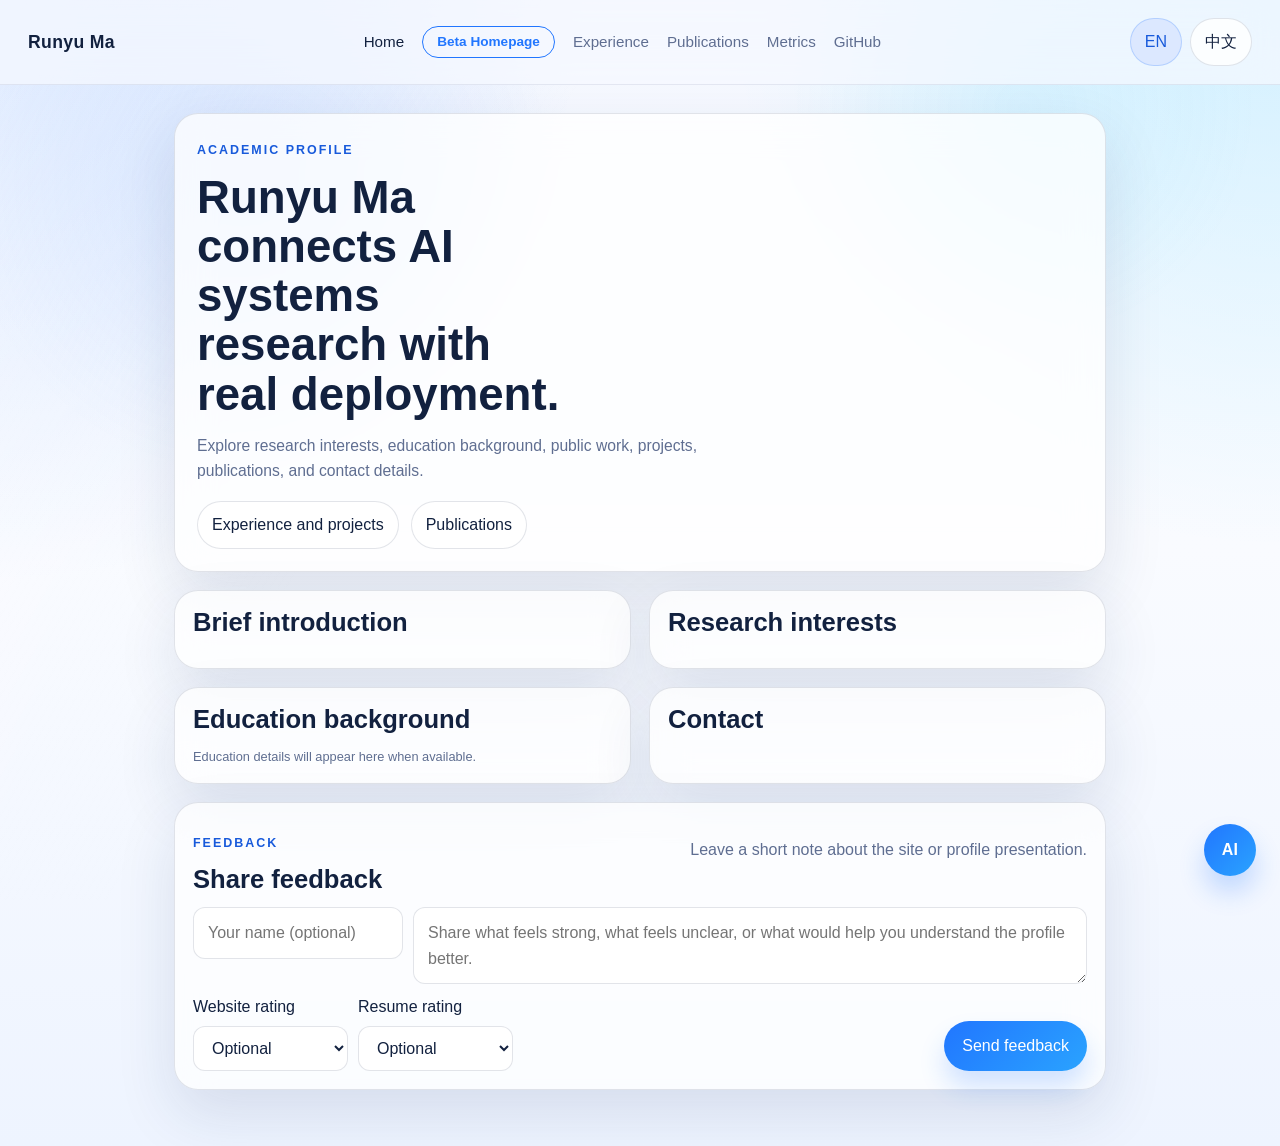
<file: frontend/index.html>
<!DOCTYPE html>
<html lang="en">
<head>
  <meta charset="UTF-8" />
  <meta name="viewport" content="width=device-width, initial-scale=1.0" />
  <meta name="portfolio-backend-url" content="" />
  <title>Runyu Ma | Academic Homepage</title>
  <meta
    name="description"
    content="Runyu Ma's academic and engineering homepage with public profile information, publications, and an AI assistant."
  />
  <link rel="stylesheet" href="css/style.css?v=20260327b" />
</head>
<body data-page="home">
  <div class="page-bg"></div>

  <header class="site-header">
    <a href="index.html" class="logo-mark">Runyu Ma</a>
    <nav class="site-nav">
      <a href="index.html" class="active" id="nav-home">Home</a>
      <a href="beta.html" class="beta-nav-link" id="nav-beta">Beta Homepage</a>
      <a href="experience.html" id="nav-experience">Experience</a>
      <a href="publications.html" id="nav-publications">Publications</a>
      <a href="metrics.html" id="nav-metrics">Metrics</a>
      <a href="https://github.com/yourexpress" target="_blank" rel="noopener">GitHub</a>
    </nav>
    <div class="lang-toggle" aria-label="Language switcher">
      <button type="button" class="lang-btn" data-locale="en">EN</button>
      <button type="button" class="lang-btn" data-locale="zh">中文</button>
    </div>
  </header>

  <main class="page-shell page-shell-compact">
    <section class="hero-card intro-card">
      <span class="eyebrow" id="hero-badge">Academic profile</span>
      <h1 id="hero-title">Runyu Ma connects AI systems research with real deployment.</h1>
      <p class="hero-summary" id="hero-summary">
        Explore research interests, education background, public work, projects, publications, and contact details.
      </p>
      <div class="page-links">
        <a href="experience.html" class="ghost-btn" id="hero-link-experience">Experience and projects</a>
        <a href="publications.html" class="ghost-btn" id="hero-link-publications">Publications</a>
      </div>
    </section>

    <section class="academic-grid">
      <article class="glass-card info-card">
        <div class="section-head section-head-stack">
          <div>
            <h2 id="about-title">Brief introduction</h2>
          </div>
        </div>
        <div id="about-paragraphs" class="rich-copy"></div>
      </article>

      <article class="glass-card info-card">
        <div class="section-head section-head-stack">
          <div>
            <h2 id="research-title">Research interests</h2>
          </div>
        </div>
        <ul id="research-list" class="detail-list"></ul>
      </article>

      <article class="glass-card info-card">
        <div class="section-head section-head-stack">
          <div>
            <h2 id="education-title">Education background</h2>
          </div>
        </div>
        <div id="education-list" class="entry-list"></div>
      </article>

      <article class="glass-card info-card">
        <div class="section-head section-head-stack">
          <div>
            <h2 id="contact-title">Contact</h2>
          </div>
        </div>
        <div id="contact-list" class="resource-list"></div>
      </article>
    </section>

    <section class="glass-card feedback-card">
      <div class="section-head section-head-stack">
        <div>
          <p class="section-label" id="comments-kicker">Feedback</p>
          <h2 id="section-comments-title">Share feedback</h2>
        </div>
        <p class="section-copy" id="section-comments-body">
          Leave a short note about the site or profile presentation.
        </p>
      </div>

      <form id="comment-form" class="comment-form comment-form-compact" autocomplete="off">
        <div class="comment-form-row comment-form-row-compact">
          <input id="comment-author" type="text" maxlength="40" placeholder="Your name (optional)" />
          <textarea
            id="comment-body"
            rows="2"
            maxlength="1000"
            placeholder="Share what feels strong, what feels unclear, or what would help you understand the profile better."
            required
          ></textarea>
        </div>

        <div class="feedback-controls">
          <div class="rating-grid rating-grid-compact">
            <label>
              <span id="comment-website-label">Website rating</span>
              <select id="website-rating">
                <option value="" id="comment-rating-optional-website">Optional</option>
                <option value="5">5</option>
                <option value="4">4</option>
                <option value="3">3</option>
                <option value="2">2</option>
                <option value="1">1</option>
                <option value="0">0</option>
              </select>
            </label>
            <label>
              <span id="comment-resume-label">Resume rating</span>
              <select id="resume-rating">
                <option value="" id="comment-rating-optional-resume">Optional</option>
                <option value="5">5</option>
                <option value="4">4</option>
                <option value="3">3</option>
                <option value="2">2</option>
                <option value="1">1</option>
                <option value="0">0</option>
              </select>
            </label>
          </div>
          <div class="feedback-actions">
            <p class="helper-text" id="comment-form-message"></p>
            <button type="submit" class="primary-btn" id="comment-submit-btn">Send feedback</button>
          </div>
        </div>
      </form>
    </section>
  </main>

  <button
    type="button"
    class="happy-toggle"
    id="happy-toggle"
    aria-expanded="false"
    aria-label="Private entrance"
    hidden
  >
    Private
  </button>

  <aside class="happy-dock" id="happy-dock" hidden>
    <form id="happy-code-form" class="happy-code-form" autocomplete="off">
      <input
        id="happy-code-input"
        type="password"
        placeholder="Enter happy code"
        autocomplete="off"
      />
      <button type="submit" class="primary-btn" id="happy-code-submit">Unlock</button>
    </form>
    <p class="helper-text" id="happy-code-message">
      Enter the private code here. The question will continue inside the chat bubble.
    </p>
  </aside>

  <button
    type="button"
    class="chat-toggle"
    id="chat-toggle"
    aria-expanded="false"
    aria-controls="chat-widget"
    aria-label="Open AI chat"
  >
    AI
  </button>

  <div class="chat-backdrop" id="chat-backdrop" hidden aria-hidden="true"></div>

  <aside class="chat-widget" id="chat-widget" hidden>
    <div class="chat-resize-handle" id="chat-resize-handle" aria-hidden="true"></div>
    <div class="chat-widget-head">
      <div class="chat-head-copy">
        <p class="section-label" id="chat-widget-label">AI Chat</p>
        <div class="chat-title-row">
          <h2 id="chat-widget-title">Ask the assistant</h2>
          <span class="chat-mode-chip" id="chat-mode-chip" hidden>Happy mode</span>
        </div>
      </div>
      <div class="chat-widget-actions">
        <button
          type="button"
          class="ghost-btn chat-head-btn chat-close-btn"
          id="chat-close-btn"
          aria-label="Close AI chat"
          title="Close chat"
        >
          <span aria-hidden="true">✕</span>
        </button>
      </div>
    </div>

    <div class="chat-history-shell">
      <button type="button" class="ghost-btn chat-clear-floating" id="chat-clear-btn">Clear</button>
      <div id="chat-window" role="log" aria-live="polite" aria-label="Chat messages"></div>
    </div>

    <form id="chat-form" autocomplete="off" novalidate>
      <textarea
        id="chat-input"
        rows="2"
        maxlength="1000"
        placeholder="Ask about projects, research, experience, or fit."
        aria-label="Your message"
      ></textarea>
      <button type="submit" id="send-btn" class="primary-btn">Send</button>
    </form>

    <div class="chat-footer">
      <div class="char-counter" id="char-counter">0 / 1000</div>
      <p class="chat-disclaimer" id="chat-disclaimer">
        The assistant keeps context only for this browser session.
      </p>
    </div>
  </aside>

  <script src="js/app-config.js?v=20260327b"></script>
  <script src="js/home.js?v=20260327b"></script>
  <script src="js/chat.js?v=20260327b"></script>
</body>
</html>
</file>
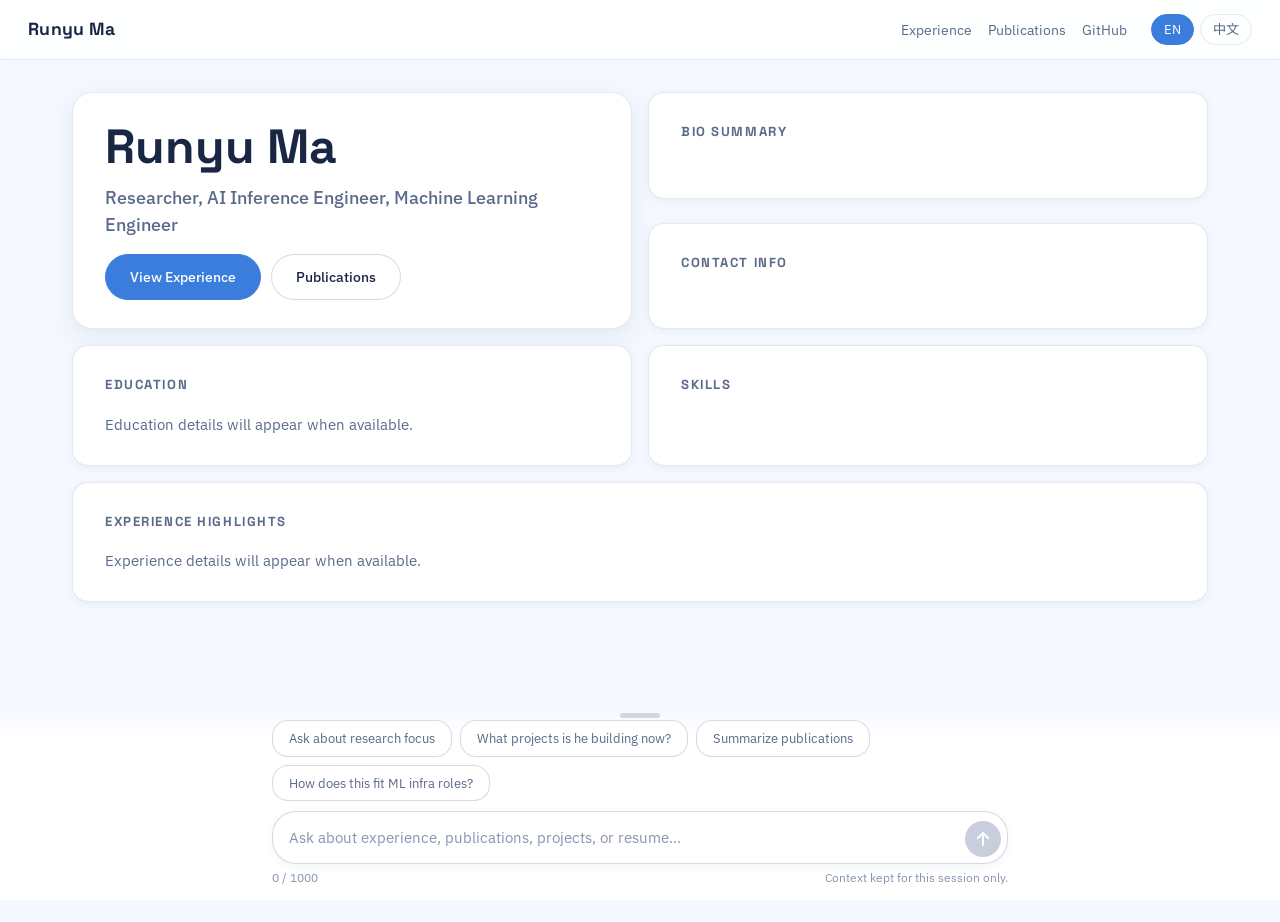
<file: frontend/beta.html>
<!DOCTYPE html>
<html lang="en">
<head>
  <meta charset="UTF-8" />
  <meta name="viewport" content="width=device-width, initial-scale=1.0" />
  <meta name="portfolio-backend-url" content="" />
  <title>Runyu Ma | Homepage (Beta)</title>
  <meta
    name="description"
    content="Runyu Ma's professional homepage — researcher, AI inference engineer, and machine learning practitioner."
  />
  <link rel="stylesheet" href="css/beta.css?v=20260331" />
</head>
<body>
  <header class="beta-header">
    <a href="beta.html" class="beta-logo">Runyu Ma</a>
    <nav class="beta-nav">
      <a href="experience.html" id="nav-experience">Experience</a>
      <a href="publications.html" id="nav-publications">Publications</a>
      <a href="https://github.com/yourexpress" target="_blank" rel="noopener">GitHub</a>
      <a class="beta-nav-resume" id="header-resume" href="#" hidden title="Download Resume" aria-label="Download Resume">
        <svg width="16" height="16" viewBox="0 0 24 24" fill="none" stroke="currentColor" stroke-width="2" stroke-linecap="round" stroke-linejoin="round" aria-hidden="true"><path d="M14 2H6a2 2 0 0 0-2 2v16a2 2 0 0 0 2 2h12a2 2 0 0 0 2-2V8z"/><polyline points="14 2 14 8 20 8"/><line x1="12" y1="18" x2="12" y2="12"/><polyline points="9 15 12 18 15 15"/></svg>
      </a>
    </nav>
    <div class="beta-lang-toggle" aria-label="Language switcher">
      <button type="button" class="beta-lang-btn" data-locale="en">EN</button>
      <button type="button" class="beta-lang-btn" data-locale="zh">中文</button>
    </div>
  </header>

  <!-- News ticker -->
  <div class="news-ticker" id="news-ticker" hidden>
    <span class="news-ticker-label" id="news-ticker-label">News</span>
    <div class="news-ticker-track">
      <div class="news-ticker-content" id="news-ticker-content"></div>
    </div>
  </div>

  <main class="beta-main">
    <!-- ===== PART 1: Personal Information Zone ===== -->
    <section class="profile-zone">

      <!-- Row 1: Hero + Sidebar -->
      <div class="profile-row profile-row-top">
        <!-- Hero: Name + Title + Description + CTA -->
        <div class="profile-hero">
          <h1 class="profile-name" id="profile-name">Runyu Ma</h1>
          <p class="profile-headline" id="profile-headline">
            Researcher, AI Inference Engineer, Machine Learning Engineer
          </p>
          <div class="profile-quick-links">
            <a href="experience.html" class="quick-link-btn quick-link-primary" id="link-experience">
              View Experience
            </a>
            <a href="publications.html" class="quick-link-btn" id="link-publications">
              Publications
            </a>
          </div>
        </div>

        <!-- Sidebar: Bio Summary + Contact Info -->
        <div class="profile-sidebar">
          <div class="profile-card sidebar-card" id="card-about">
            <h2 class="card-title" id="about-title">Bio Summary</h2>
            <div class="card-body" id="about-paragraphs"></div>
          </div>
          <div class="profile-card sidebar-card" id="card-contact">
            <h2 class="card-title" id="contact-title">Contact Info</h2>
            <div class="card-body" id="contact-list"></div>
          </div>
        </div>
      </div>

      <!-- Row 2: Education + Skills -->
      <div class="profile-row profile-row-mid">
        <div class="profile-card" id="card-education">
          <h2 class="card-title" id="education-title">Education</h2>
          <div class="card-body" id="education-list"></div>
        </div>
        <div class="profile-card" id="card-skills">
          <h2 class="card-title" id="skills-title">Skills</h2>
          <div class="card-body">
            <div class="skill-tags" id="skills-list"></div>
          </div>
        </div>
      </div>

      <!-- Row 3: Experience Highlights -->
      <div class="profile-row profile-row-bottom">
        <div class="profile-card" id="card-experience">
          <h2 class="card-title" id="experience-title">Experience Highlights</h2>
          <div class="card-body" id="experience-list"></div>
        </div>
      </div>

    </section>
  </main>

  <!-- ===== PART 2: Sticky Chat Bar ===== -->
  <section class="chat-zone" id="chat-zone">
    <!-- Centered pill bar for vertical resize -->
    <div class="chat-zone-pill-handle" id="chat-zone-resize-handle" role="separator" aria-label="Resize chat panel" tabindex="0">
      <div class="pill-bar"></div>
    </div>

    <div class="chat-zone-inner">
      <div class="chat-zone-body" id="chat-zone-body">
        <button type="button" class="chat-clear-pill" id="chat-clear-btn" title="Clear conversation history" aria-label="Clear conversation history">Clear History</button>
        <div class="chat-messages" id="chat-messages" role="log" aria-live="polite"></div>
      </div>

      <div class="chat-suggestions" id="chat-suggestions">
        <button type="button" class="suggestion-btn" data-question="What are your main research interests?">Ask about research focus</button>
        <button type="button" class="suggestion-btn" data-question="What projects is he building now?">What projects is he building now?</button>
        <button type="button" class="suggestion-btn" data-question="Summarize his publications.">Summarize publications</button>
        <button type="button" class="suggestion-btn" data-question="How does this fit ML infra roles?">How does this fit ML infra roles?</button>
      </div>

      <form class="chat-input-form" id="chat-form" autocomplete="off" novalidate>
        <div class="chat-input-wrapper">
          <textarea
            id="chat-input"
            class="chat-input"
            rows="1"
            maxlength="1000"
            placeholder="Ask about experience, publications, projects, or resume..."
            aria-label="Your message"
          ></textarea>
          <button type="submit" class="chat-send-btn" id="send-btn" aria-label="Send message" disabled>
            <svg width="18" height="18" viewBox="0 0 24 24" fill="none" stroke="currentColor" stroke-width="2.5" stroke-linecap="round" stroke-linejoin="round"><path d="M12 20V4"/><path d="M5 11l7-7 7 7"/></svg>
          </button>
        </div>
      </form>

      <div class="chat-footer">
        <span class="chat-char-count" id="chat-char-count">0 / 1000</span>
        <span class="chat-disclaimer" id="chat-disclaimer">Context kept for this session only.</span>
      </div>
    </div>
  </section>

  <script src="js/app-config.js?v=20260331"></script>
  <script src="js/beta-home.js?v=20260331"></script>
  <script src="js/beta-chat.js?v=20260331"></script>
</body>
</html>
</file>
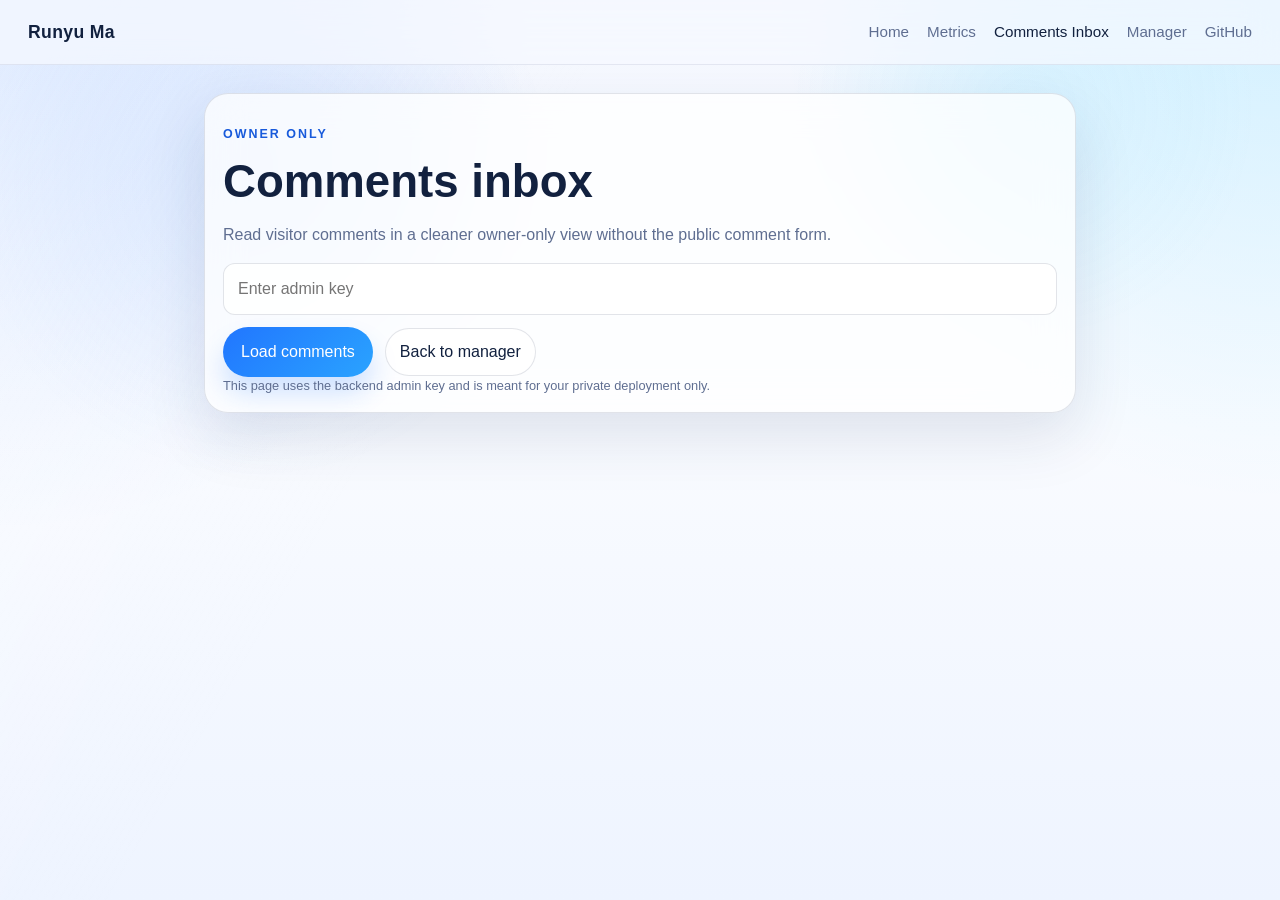
<file: frontend/comments-reader.html>
<!DOCTYPE html>
<html lang="en">
<head>
  <meta charset="UTF-8" />
  <meta name="viewport" content="width=device-width, initial-scale=1.0" />
  <meta name="portfolio-backend-url" content="" />
  <title>Runyu Ma | Comments Inbox</title>
  <meta name="description" content="Protected owner-only comment reader." />
  <link rel="stylesheet" href="css/style.css" />
</head>
<body>
  <div class="page-bg"></div>

  <header class="site-header">
    <a href="index.html" class="logo-mark">Runyu Ma</a>
    <nav class="site-nav">
      <a href="index.html">Home</a>
      <a href="metrics.html">Metrics</a>
      <a href="comments-reader.html" class="active">Comments Inbox</a>
      <a href="manager.html">Manager</a>
      <a href="https://github.com/yourexpress" target="_blank" rel="noopener">GitHub</a>
    </nav>
  </header>

  <main class="page-shell page-shell-narrow">
    <section class="glass-card manager-hero">
      <div class="section-head section-head-stack">
        <div>
          <p class="section-label">Owner Only</p>
          <h1>Comments inbox</h1>
        </div>
      </div>
      <p class="section-copy">
        Read visitor comments in a cleaner owner-only view without the public comment form.
      </p>

      <div class="manager-auth manager-auth-wide">
        <input
          id="comments-admin-key-input"
          type="password"
          autocomplete="off"
          placeholder="Enter admin key"
        />
        <button type="button" class="primary-btn" id="comments-load-btn">Load comments</button>
        <a href="manager.html" class="ghost-btn">Back to manager</a>
      </div>

      <p class="helper-text" id="comments-admin-status">
        This page uses the backend admin key and is meant for your private deployment only.
      </p>
    </section>

    <section class="glass-card manager-main-card" id="comments-reader-panel" hidden>
      <div class="section-head">
        <div>
          <p class="section-label">Reader</p>
          <h2>Visitor feedback</h2>
        </div>
        <select id="comments-reader-sort" class="inline-select" aria-label="Sort comments">
          <option value="latest">Latest</option>
          <option value="likest">Most liked</option>
        </select>
      </div>

      <div id="comments-reader-summary" class="manager-summary-list"></div>
      <div id="comments-reader-list" class="comments-list"></div>

      <div class="pager">
        <button type="button" class="ghost-btn" id="comments-reader-prev">Previous</button>
        <span id="comments-reader-page-label">Page 1</span>
        <button type="button" class="ghost-btn" id="comments-reader-next">Next</button>
      </div>
    </section>
  </main>

  <script src="js/app-config.js"></script>
  <script src="js/comments-reader.js"></script>
</body>
</html>
</file>
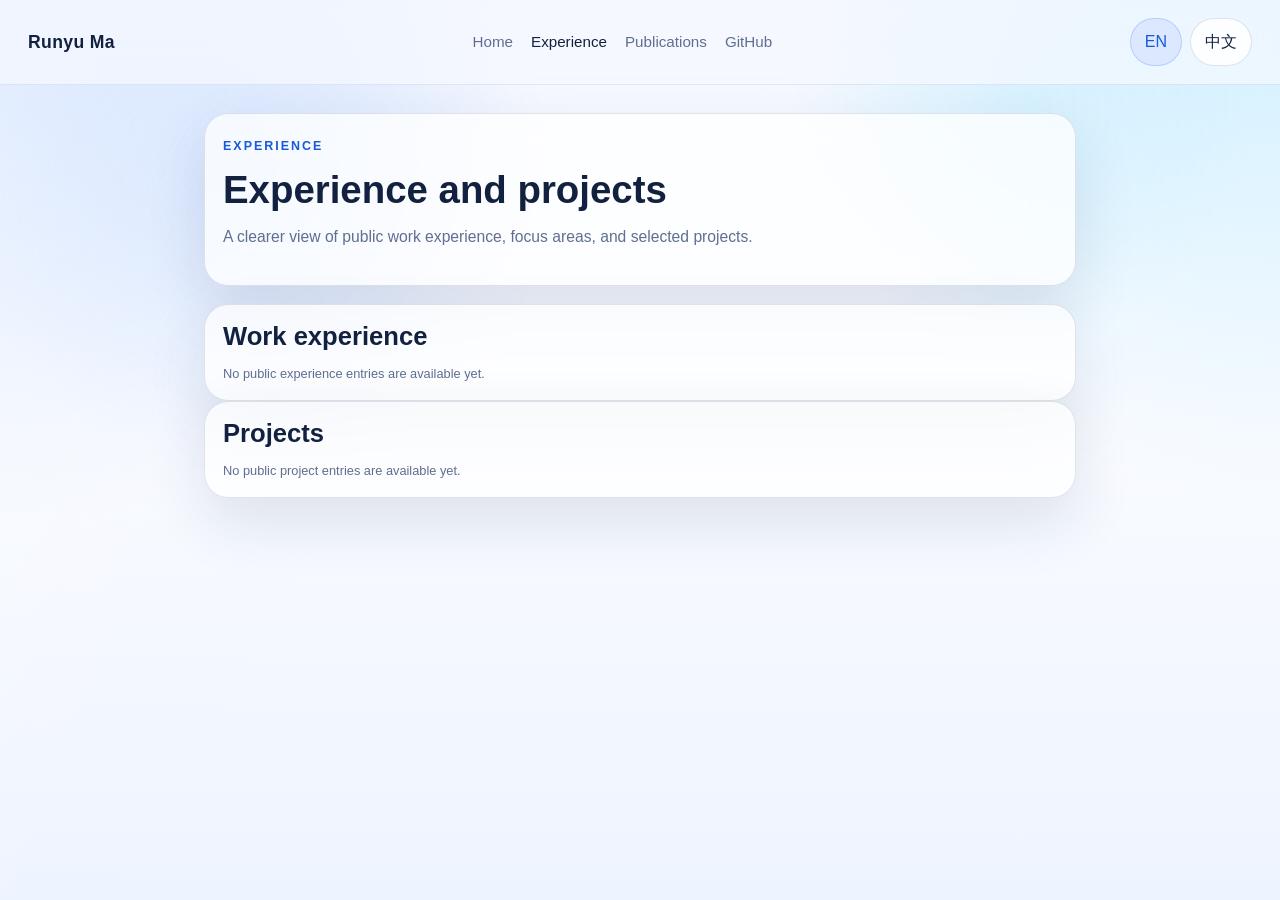
<file: frontend/experience.html>
<!DOCTYPE html>
<html lang="en">
<head>
  <meta charset="UTF-8" />
  <meta name="viewport" content="width=device-width, initial-scale=1.0" />
  <meta name="portfolio-backend-url" content="" />
  <title>Runyu Ma | Experience and Projects</title>
  <link rel="stylesheet" href="css/style.css" />
</head>
<body data-page="experience">
  <div class="page-bg"></div>

  <header class="site-header">
    <a href="beta.html" class="logo-mark">Runyu Ma</a>
    <nav class="site-nav">
      <a href="beta.html" id="nav-home">Home</a>
      <a href="experience.html" class="active" id="nav-experience">Experience</a>
      <a href="publications.html" id="nav-publications">Publications</a>
      <a href="https://github.com/yourexpress" target="_blank" rel="noopener">GitHub</a>
    </nav>
    <div class="lang-toggle" aria-label="Language switcher">
      <button type="button" class="lang-btn" data-locale="en">EN</button>
      <button type="button" class="lang-btn" data-locale="zh">中文</button>
    </div>
  </header>

  <main class="page-shell page-shell-narrow">
    <section class="glass-card intro-card intro-card-compact">
      <span class="eyebrow" id="page-kicker">Experience</span>
      <h1 id="page-title">Experience and projects</h1>
      <p class="hero-summary" id="page-summary">
        A clearer view of public work experience, focus areas, and selected projects.
      </p>
    </section>

    <section class="glass-card page-section">
      <div class="section-head section-head-stack">
        <div>
          <h2 id="experience-section-title">Work experience</h2>
        </div>
      </div>
      <div id="experience-list" class="entry-list"></div>
    </section>

    <section class="glass-card page-section">
      <div class="section-head section-head-stack">
        <div>
          <h2 id="projects-section-title">Projects</h2>
        </div>
      </div>
      <div id="projects-list" class="entry-list"></div>
    </section>
  </main>

  <script src="js/app-config.js"></script>
  <script src="js/portfolio-pages.js"></script>
</body>
</html>
</file>
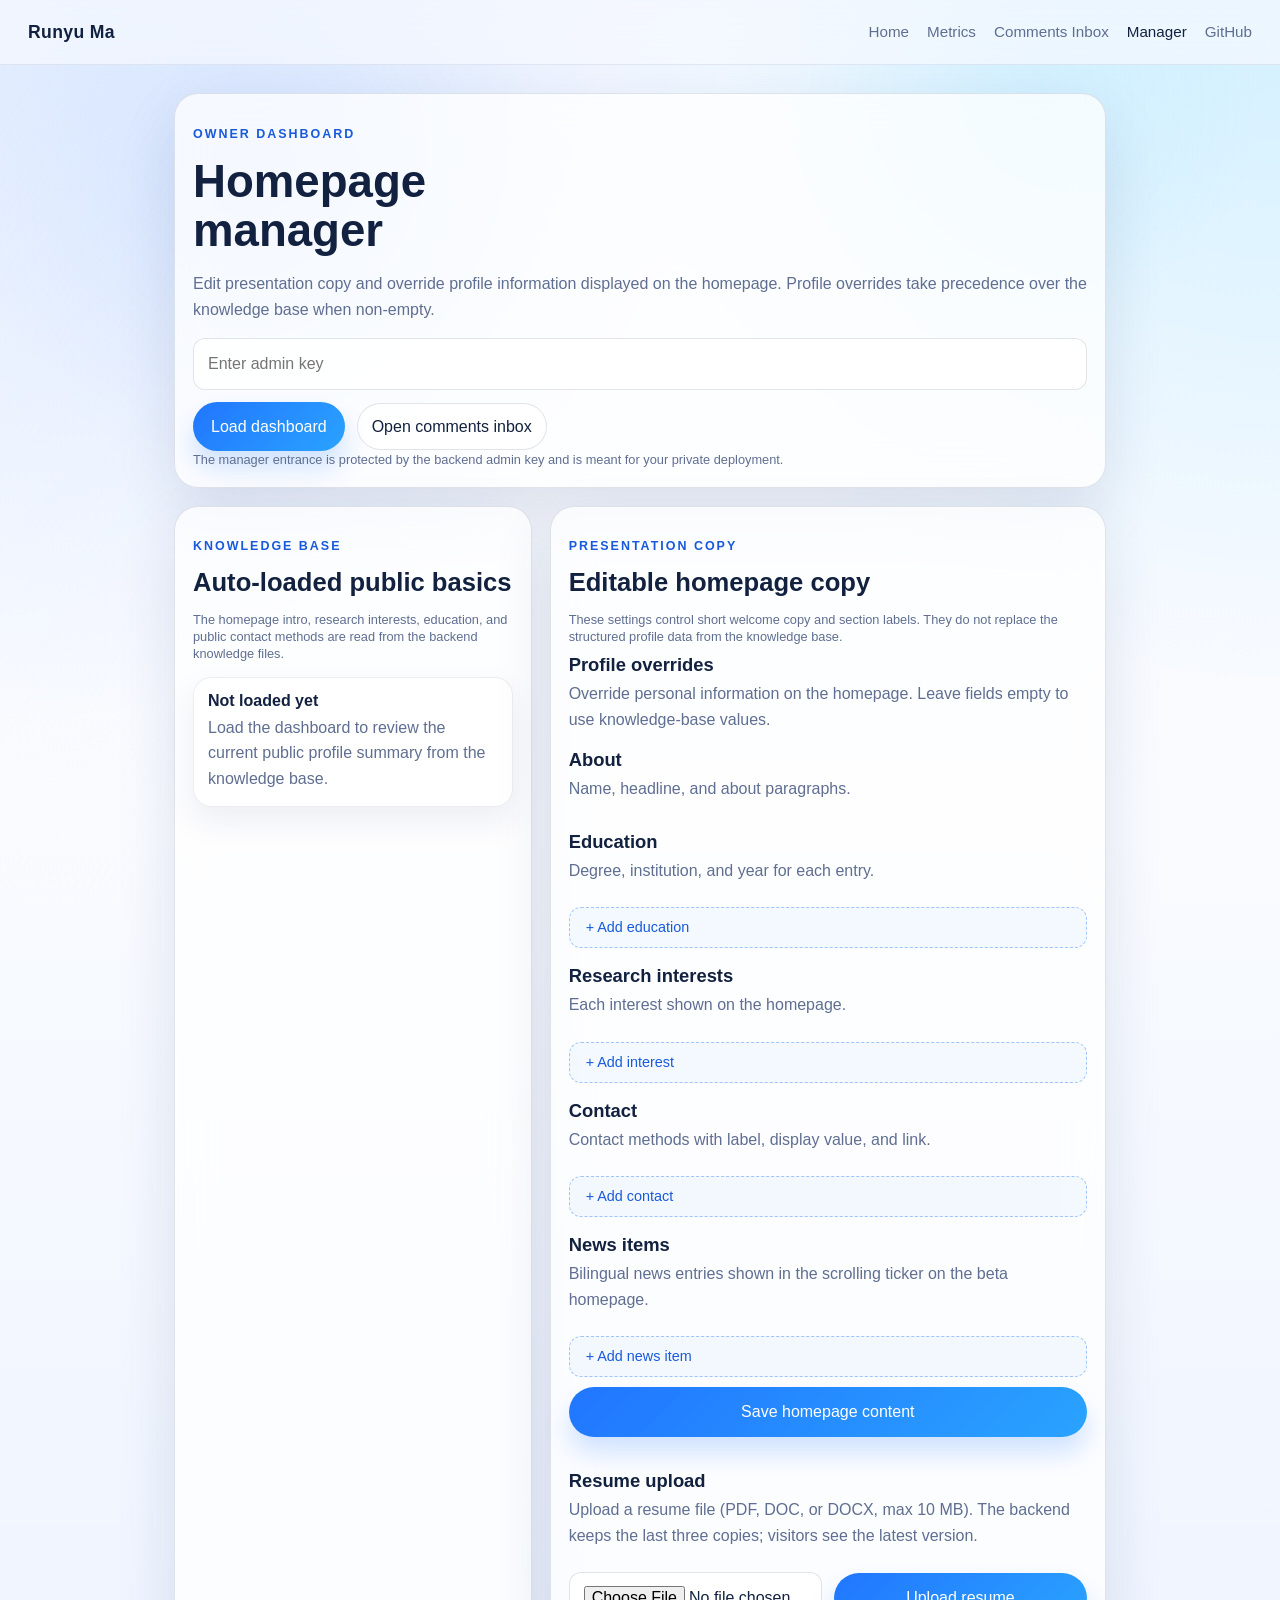
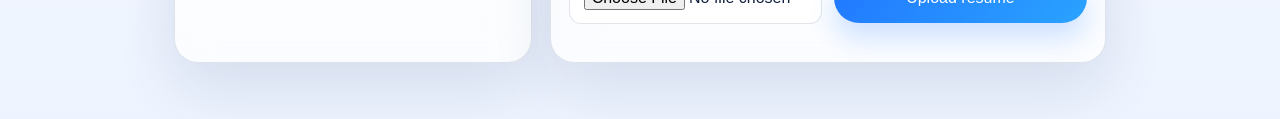
<file: frontend/manager.html>
<!DOCTYPE html>
<html lang="en">
<head>
  <meta charset="UTF-8" />
  <meta name="viewport" content="width=device-width, initial-scale=1.0" />
  <meta name="portfolio-backend-url" content="" />
  <title>Runyu Ma | Manager</title>
  <meta name="description" content="Owner dashboard for homepage presentation settings." />
  <link rel="stylesheet" href="css/style.css" />
</head>
<body>
  <div class="page-bg"></div>

  <header class="site-header">
    <a href="index.html" class="logo-mark">Runyu Ma</a>
    <nav class="site-nav">
      <a href="index.html">Home</a>
      <a href="metrics.html">Metrics</a>
      <a href="comments-reader.html">Comments Inbox</a>
      <a href="manager.html" class="active">Manager</a>
      <a href="https://github.com/yourexpress" target="_blank" rel="noopener">GitHub</a>
    </nav>
  </header>

  <main class="page-shell page-shell-compact">
    <section class="glass-card manager-hero">
      <div class="section-head section-head-stack">
        <div>
          <p class="section-label">Owner Dashboard</p>
          <h1>Homepage manager</h1>
        </div>
      </div>
      <p class="section-copy">
        Edit presentation copy and override profile information displayed on the homepage. Profile overrides take precedence over the knowledge base when non-empty.
      </p>

      <div class="manager-auth manager-auth-wide">
        <input
          id="admin-key-input"
          type="password"
          autocomplete="off"
          placeholder="Enter admin key"
        />
        <button type="button" class="primary-btn" id="manager-load-btn">Load dashboard</button>
        <a href="comments-reader.html" class="ghost-btn">Open comments inbox</a>
      </div>

      <p class="helper-text" id="manager-status">
        The manager entrance is protected by the backend admin key and is meant for your private deployment.
      </p>
    </section>

    <section class="manager-grid">
      <article class="glass-card manager-side-card">
        <div class="section-head section-head-stack">
          <div>
            <p class="section-label">Knowledge Base</p>
            <h2>Auto-loaded public basics</h2>
          </div>
        </div>
        <p class="helper-text">
          The homepage intro, research interests, education, and public contact methods are read from the backend knowledge files.
        </p>
        <div id="manager-knowledge-summary" class="manager-summary-list">
          <div class="manager-summary-card">
            <h3>Not loaded yet</h3>
            <p>Load the dashboard to review the current public profile summary from the knowledge base.</p>
          </div>
        </div>
      </article>

      <article class="glass-card manager-main-card">
        <div class="section-head section-head-stack">
          <div>
            <p class="section-label">Presentation Copy</p>
            <h2>Editable homepage copy</h2>
          </div>
        </div>
        <p class="helper-text">
          These settings control short welcome copy and section labels. They do not replace the structured profile data from the knowledge base.
        </p>

        <form id="manager-form" class="manager-form" hidden>
          <div id="manager-fields" class="manager-fields"></div>

          <div id="manager-profile-overrides" class="manager-fields">
            <div class="manager-section-head">
              <h3>Profile overrides</h3>
              <p>Override personal information on the homepage. Leave fields empty to use knowledge-base values.</p>
            </div>

            <section id="profile-about-section" class="manager-section">
              <div class="manager-section-head">
                <h3>About</h3>
                <p>Name, headline, and about paragraphs.</p>
              </div>
              <div id="profile-about-fields"></div>
            </section>

            <section id="profile-education-section" class="manager-section">
              <div class="manager-section-head">
                <h3>Education</h3>
                <p>Degree, institution, and year for each entry.</p>
              </div>
              <div id="profile-education-fields"></div>
              <button type="button" class="manager-add-btn" data-add="education">+ Add education</button>
            </section>

            <section id="profile-research-section" class="manager-section">
              <div class="manager-section-head">
                <h3>Research interests</h3>
                <p>Each interest shown on the homepage.</p>
              </div>
              <div id="profile-research-fields"></div>
              <button type="button" class="manager-add-btn" data-add="research">+ Add interest</button>
            </section>

            <section id="profile-contact-section" class="manager-section">
              <div class="manager-section-head">
                <h3>Contact</h3>
                <p>Contact methods with label, display value, and link.</p>
              </div>
              <div id="profile-contact-fields"></div>
              <button type="button" class="manager-add-btn" data-add="contact">+ Add contact</button>
            </section>

            <section id="news-items-section" class="manager-section">
              <div class="manager-section-head">
                <h3>News items</h3>
                <p>Bilingual news entries shown in the scrolling ticker on the beta homepage.</p>
              </div>
              <div id="news-items-fields"></div>
              <button type="button" class="manager-add-btn" data-add="news">+ Add news item</button>
            </section>
          </div>

          <button type="submit" class="primary-btn">Save homepage content</button>
          <div id="manager-sync-notes" class="sync-notes"></div>
        </form>

        <!-- Resume Upload Section (outside the content form) -->
        <section id="resume-upload-section" class="manager-section" style="margin-top:24px;" hidden>
          <div class="manager-section-head">
            <h3>Resume upload</h3>
            <p>Upload a resume file (PDF, DOC, or DOCX, max 10 MB). The backend keeps the last three copies; visitors see the latest version.</p>
          </div>
          <div id="resume-upload-status" class="helper-text"></div>
          <div class="manager-row" style="align-items:center;">
            <label style="flex:1;">
              <input type="file" id="resume-file-input" accept=".pdf,.doc,.docx" />
            </label>
            <button type="button" class="primary-btn" id="resume-upload-btn">Upload resume</button>
          </div>
          <div id="resume-current-info" class="helper-text" style="margin-top:8px;"></div>
        </section>
      </article>
    </section>
  </main>

  <script src="js/app-config.js"></script>
  <script src="js/manager.js"></script>
</body>
</html>
</file>
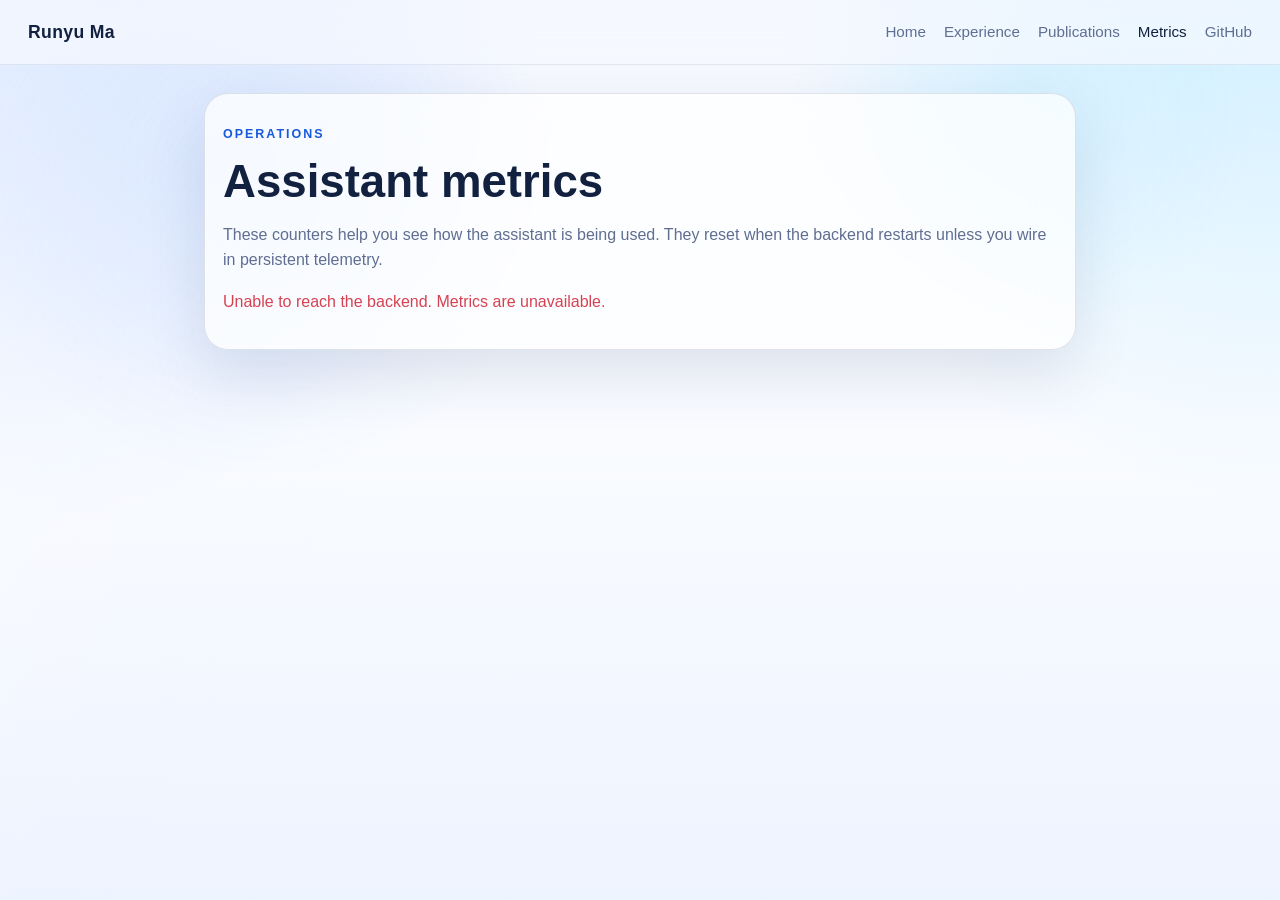
<file: frontend/metrics.html>
<!DOCTYPE html>
<html lang="en">
<head>
  <meta charset="UTF-8" />
  <meta name="viewport" content="width=device-width, initial-scale=1.0" />
  <meta name="portfolio-backend-url" content="" />
  <title>Runyu Ma | Assistant Metrics</title>
  <meta name="description" content="Public operational metrics for the portfolio assistant." />
  <link rel="stylesheet" href="css/style.css" />
</head>
<body>
  <div class="page-bg"></div>

  <header class="site-header">
    <a href="index.html" class="logo-mark">Runyu Ma</a>
    <nav class="site-nav">
      <a href="index.html">Home</a>
      <a href="experience.html">Experience</a>
      <a href="publications.html">Publications</a>
      <a href="metrics.html" class="active">Metrics</a>
      <a href="https://github.com/yourexpress" target="_blank" rel="noopener">GitHub</a>
    </nav>
  </header>

  <main class="page-shell page-shell-narrow">
    <section class="glass-card metrics-shell">
      <div class="section-head">
        <div>
          <p class="section-label">Operations</p>
          <h1>Assistant metrics</h1>
        </div>
      </div>
      <p class="section-copy">
        These counters help you see how the assistant is being used. They reset when the backend restarts unless you wire in persistent telemetry.
      </p>

      <div id="metrics-root">
        <p class="metrics-refresh-note">Loading...</p>
      </div>

      <p class="metrics-refresh-note" id="refresh-note"></p>
    </section>
  </main>

  <script src="js/app-config.js"></script>
  <script src="js/metrics.js"></script>
</body>
</html>
</file>
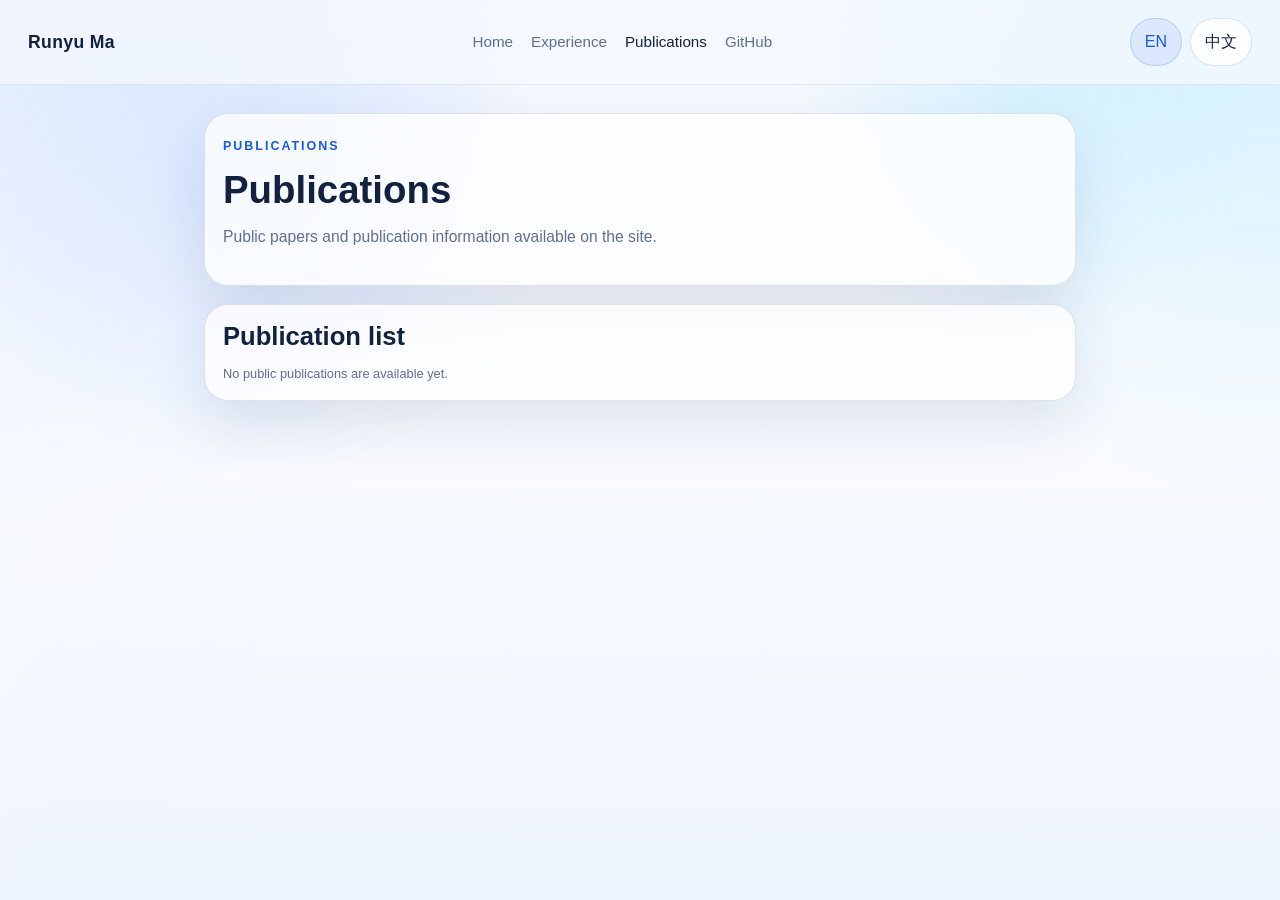
<file: frontend/publications.html>
<!DOCTYPE html>
<html lang="en">
<head>
  <meta charset="UTF-8" />
  <meta name="viewport" content="width=device-width, initial-scale=1.0" />
  <meta name="portfolio-backend-url" content="" />
  <title>Runyu Ma | Publications</title>
  <link rel="stylesheet" href="css/style.css" />
</head>
<body data-page="publications">
  <div class="page-bg"></div>

  <header class="site-header">
    <a href="beta.html" class="logo-mark">Runyu Ma</a>
    <nav class="site-nav">
      <a href="beta.html" id="nav-home">Home</a>
      <a href="experience.html" id="nav-experience">Experience</a>
      <a href="publications.html" class="active" id="nav-publications">Publications</a>
      <a href="https://github.com/yourexpress" target="_blank" rel="noopener">GitHub</a>
    </nav>
    <div class="lang-toggle" aria-label="Language switcher">
      <button type="button" class="lang-btn" data-locale="en">EN</button>
      <button type="button" class="lang-btn" data-locale="zh">中文</button>
    </div>
  </header>

  <main class="page-shell page-shell-narrow">
    <section class="glass-card intro-card intro-card-compact">
      <span class="eyebrow" id="page-kicker">Publications</span>
      <h1 id="page-title">Publications</h1>
      <p class="hero-summary" id="page-summary">
        Public papers and publication information available on the site.
      </p>
    </section>

    <section class="glass-card page-section">
      <div class="section-head section-head-stack">
        <div>
          <h2 id="publications-section-title">Publication list</h2>
        </div>
      </div>
      <div id="publications-list" class="entry-list"></div>
    </section>
  </main>

  <script src="js/app-config.js"></script>
  <script src="js/portfolio-pages.js"></script>
</body>
</html>
</file>
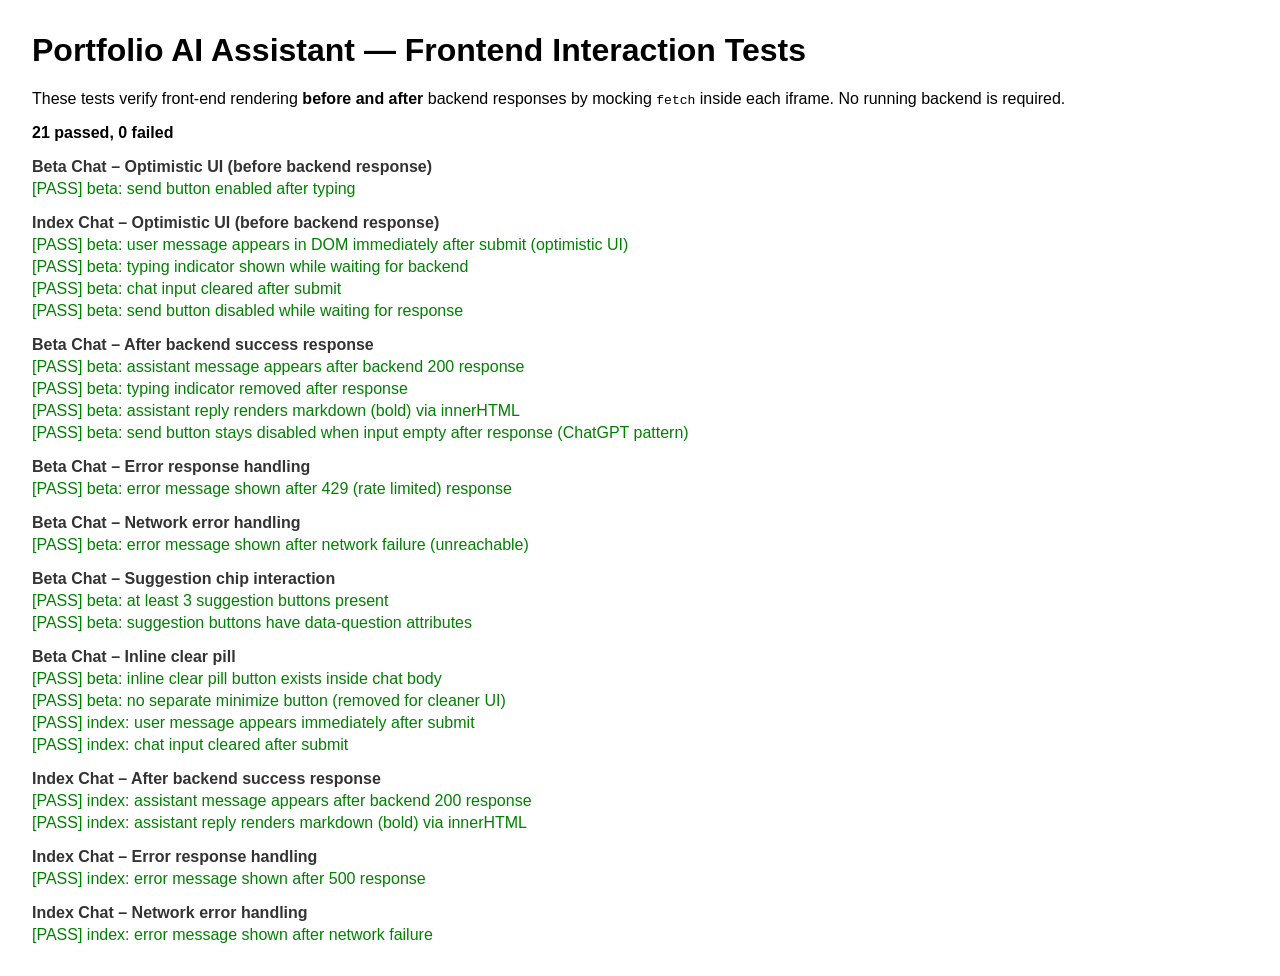
<file: frontend/tests/interaction_tests.html>
<!DOCTYPE html>
<html lang="en">
<head>
  <meta charset="UTF-8" />
  <title>Frontend Interaction Tests</title>
  <style>
    body { font-family: sans-serif; margin: 2rem; }
    .pass { color: green; }
    .fail { color: red; }
    .skip { color: orange; }
    #results { margin-top: 1rem; }
    .test-row { margin: 0.25rem 0; }
    .group-title { font-weight: bold; margin-top: 1rem; color: #333; }
  </style>
</head>
<body>
  <h1>Portfolio AI Assistant — Frontend Interaction Tests</h1>
  <p>
    These tests verify front-end rendering <strong>before and after</strong>
    backend responses by mocking <code>fetch</code> inside each iframe.
    No running backend is required.
  </p>
  <div id="results">Running…</div>

  <!--
    Each page under test is loaded in a hidden iframe.
    The test script intercepts fetch() inside the iframe to simulate
    backend responses and then checks DOM state.
  -->
  <iframe id="test-frame-beta" src="../beta.html" style="display:none;" width="800" height="600"></iframe>
  <iframe id="test-frame-index" src="../index.html" style="display:none;" width="800" height="600"></iframe>

  <script src="interaction_tests.js"></script>
</body>
</html>
</file>
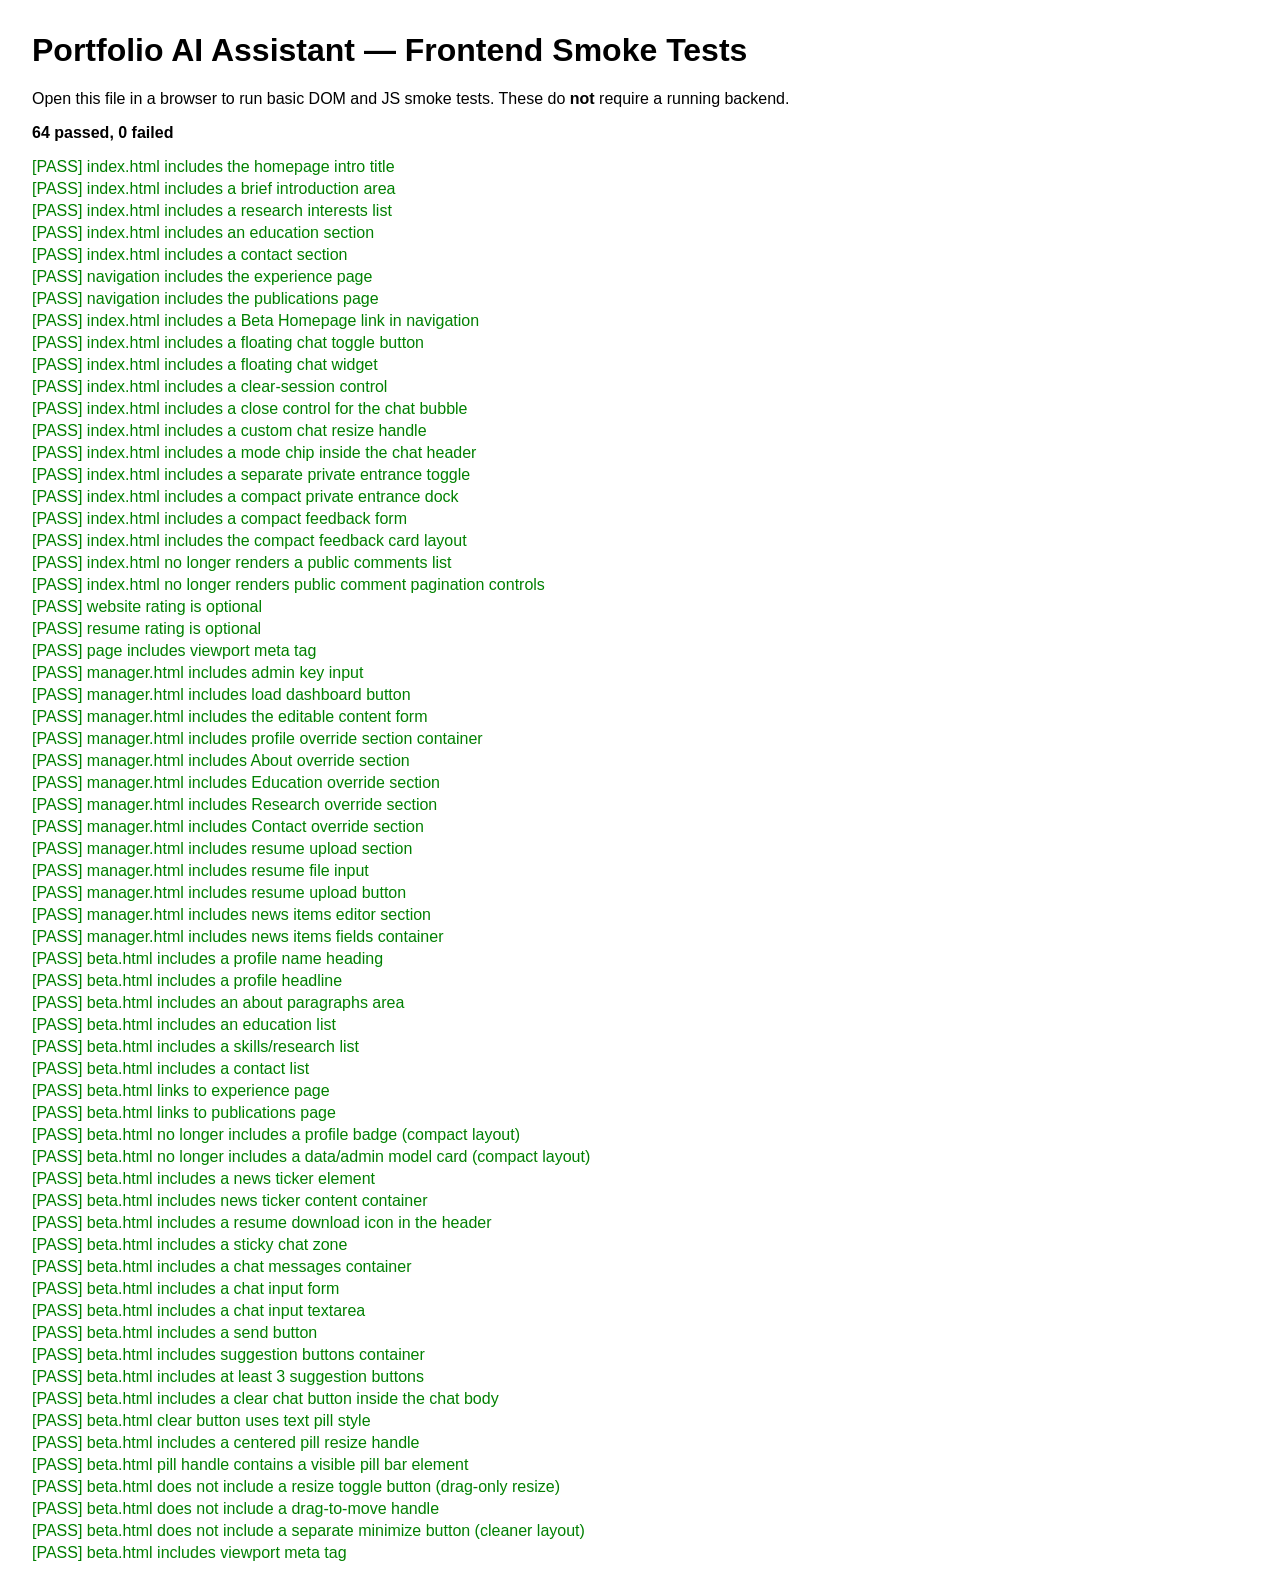
<file: frontend/tests/smoke_tests.html>
<!DOCTYPE html>
<html lang="en">
<head>
  <meta charset="UTF-8" />
  <title>Frontend Smoke Tests</title>
  <style>
    body { font-family: sans-serif; margin: 2rem; }
    .pass { color: green; }
    .fail { color: red; }
    .skip { color: orange; }
    #results { margin-top: 1rem; }
    .test-row { margin: 0.25rem 0; }
  </style>
</head>
<body>
  <h1>Portfolio AI Assistant — Frontend Smoke Tests</h1>
  <p>
    Open this file in a browser to run basic DOM and JS smoke tests.
    These do <strong>not</strong> require a running backend.
  </p>
  <div id="results">Running…</div>

  <!-- Load the pages under test in hidden iframes -->
  <iframe id="test-frame" src="../index.html" style="display:none;" width="800" height="600"></iframe>
  <iframe id="test-frame-manager" src="../manager.html" style="display:none;" width="800" height="600"></iframe>
  <iframe id="test-frame-beta" src="../beta.html" style="display:none;" width="800" height="600"></iframe>

  <script src="smoke_tests.js"></script>
</body>
</html>
</file>
<file: frontend/css/style.css>
:root {
  --bg-1: #f5f8ff;
  --bg-2: #e8f0ff;
  --surface: rgba(255, 255, 255, 0.74);
  --surface-strong: rgba(255, 255, 255, 0.9);
  --border: rgba(17, 32, 79, 0.12);
  --shadow: 0 24px 60px rgba(25, 46, 98, 0.12);
  --shadow-soft: 0 14px 32px rgba(25, 46, 98, 0.08);
  --text-main: #12213f;
  --text-muted: #5f6e91;
  --accent: #2176ff;
  --accent-strong: #185adb;
  --accent-soft: #dce8ff;
  --assistant-bubble: #eff4ff;
  --user-bubble: linear-gradient(135deg, #2176ff, #42b4ff);
  --danger: #d64252;
  --success: #1f9d71;
  --radius-xl: 24px;
  --radius-lg: 18px;
  --radius-md: 12px;
  --radius-sm: 10px;
  --bubble-max-width: 23vw;
  --font-display: "Space Grotesk", "Avenir Next", "Segoe UI", sans-serif;
  --font-body: "IBM Plex Sans", "Noto Sans SC", "Segoe UI", sans-serif;
}

@import url("https://fonts.googleapis.com/css2?family=IBM+Plex+Sans:wght@400;500;600;700&family=Noto+Sans+SC:wght@400;500;700&family=Space+Grotesk:wght@500;700&display=swap");

* {
  box-sizing: border-box;
}

html {
  scroll-behavior: smooth;
}

body {
  margin: 0;
  min-height: 100vh;
  background:
    radial-gradient(circle at top left, rgba(33, 118, 255, 0.16), transparent 34%),
    radial-gradient(circle at top right, rgba(0, 194, 255, 0.14), transparent 32%),
    linear-gradient(180deg, var(--bg-1), #f9fbff 48%, #eef4ff 100%);
  color: var(--text-main);
  font-family: var(--font-body);
  line-height: 1.6;
}

body.is-resizing-chat {
  user-select: none;
  cursor: nesw-resize;
}

.page-bg {
  position: fixed;
  inset: 0;
  pointer-events: none;
  background:
    linear-gradient(120deg, rgba(255, 255, 255, 0.32), transparent 35%),
    radial-gradient(circle at 20% 20%, rgba(33, 118, 255, 0.09), transparent 24%),
    radial-gradient(circle at 80% 12%, rgba(52, 211, 255, 0.08), transparent 18%);
}

a {
  color: inherit;
  text-decoration: none;
}

button,
input,
textarea,
select {
  font: inherit;
}

.site-header {
  position: sticky;
  top: 0;
  z-index: 20;
  display: flex;
  align-items: center;
  justify-content: space-between;
  gap: 20px;
  padding: 18px 28px;
  backdrop-filter: blur(16px);
  background: rgba(245, 248, 255, 0.72);
  border-bottom: 1px solid rgba(17, 32, 79, 0.08);
}

.logo-mark {
  font-family: var(--font-display);
  font-size: 1.1rem;
  font-weight: 700;
  letter-spacing: 0.02em;
}

.site-nav {
  display: flex;
  align-items: center;
  gap: 18px;
}

.site-nav a {
  color: var(--text-muted);
  font-size: 0.95rem;
}

.site-nav a.active,
.site-nav a:hover {
  color: var(--text-main);
}

.site-nav a.beta-nav-link {
  color: var(--accent);
  font-weight: 600;
  border: 1px solid var(--accent);
  border-radius: 999px;
  padding: 4px 14px;
  font-size: 0.85rem;
  transition: background 0.18s, color 0.18s;
}

.site-nav a.beta-nav-link:hover {
  background: var(--accent);
  color: #fff;
}

.lang-toggle {
  display: flex;
  gap: 8px;
}

.lang-btn,
.ghost-btn,
.primary-btn,
.inline-select {
  border-radius: 999px;
  border: 1px solid var(--border);
}

.lang-btn,
.ghost-btn {
  background: rgba(255, 255, 255, 0.78);
  color: var(--text-main);
  cursor: pointer;
  padding: 10px 14px;
}

.lang-btn.is-active {
  background: var(--accent-soft);
  border-color: rgba(33, 118, 255, 0.22);
  color: var(--accent-strong);
}

.primary-btn {
  background: linear-gradient(135deg, var(--accent), #2aa3ff);
  color: #fff;
  cursor: pointer;
  padding: 12px 18px;
  border: none;
  box-shadow: 0 16px 26px rgba(33, 118, 255, 0.2);
}

.primary-btn:hover,
.ghost-btn:hover,
.lang-btn:hover {
  transform: translateY(-1px);
}

.page-shell {
  position: relative;
  z-index: 1;
  max-width: 1240px;
  margin: 0 auto;
  padding: 28px 24px 56px;
}

.page-shell-compact {
  max-width: 980px;
}

.page-shell-narrow {
  max-width: 920px;
}

.hero-grid,
.profile-grid,
.content-grid {
  display: grid;
  gap: 24px;
}

.hero-grid {
  grid-template-columns: minmax(0, 2fr) minmax(280px, 1fr);
  margin-bottom: 28px;
}

.profile-grid {
  grid-template-columns: repeat(12, minmax(0, 1fr));
  margin-bottom: 28px;
}

.content-grid {
  grid-template-columns: minmax(0, 1.5fr) minmax(320px, 1fr);
  align-items: start;
}

.hero-card,
.glass-card {
  background: var(--surface);
  backdrop-filter: blur(18px);
  border: 1px solid var(--border);
  border-radius: var(--radius-xl);
  box-shadow: var(--shadow);
}

.hero-card {
  padding: 22px;
}

.hero-card-main {
  min-height: 380px;
}

.hero-card-side {
  display: flex;
  flex-direction: column;
  gap: 18px;
}

.hero-panel {
  padding: 18px 20px;
  background: rgba(255, 255, 255, 0.56);
  border-radius: var(--radius-lg);
  border: 1px solid rgba(17, 32, 79, 0.08);
}

.eyebrow,
.section-label,
.mini-label {
  display: inline-block;
  margin-bottom: 12px;
  font-size: 0.78rem;
  font-weight: 700;
  letter-spacing: 0.16em;
  text-transform: uppercase;
  color: var(--accent-strong);
}

h1,
h2,
h3 {
  margin: 0;
  font-family: var(--font-display);
  line-height: 1.08;
}

h1 {
  font-size: clamp(1.9rem, 3.6vw, 2.85rem);
  max-width: 15ch;
}

h2 {
  font-size: 1.6rem;
}

h3 {
  font-size: 1.15rem;
}

.hero-summary,
.section-copy,
.helper-text,
.chat-disclaimer,
.metrics-refresh-note {
  color: var(--text-muted);
}

.hero-summary {
  max-width: 62ch;
  margin: 14px 0 18px;
  font-size: 0.98rem;
}

.intro-card {
  margin-bottom: 18px;
}

.intro-card-compact h1 {
  max-width: none;
  font-size: clamp(1.85rem, 3vw, 2.5rem);
}

.page-links {
  display: flex;
  flex-wrap: wrap;
  gap: 12px;
}

.academic-grid {
  display: grid;
  grid-template-columns: repeat(2, minmax(0, 1fr));
  gap: 18px;
  margin-bottom: 18px;
}

.info-card,
.page-section,
.comments-card-wide,
.feedback-card {
  padding: 18px;
}

.entry-list {
  display: grid;
  gap: 10px;
}

.entry-card {
  padding: 14px;
  border-radius: var(--radius-lg);
  background: rgba(255, 255, 255, 0.82);
  border: 1px solid rgba(17, 32, 79, 0.08);
  box-shadow: var(--shadow-soft);
}

.entry-meta,
.entry-detail,
.entry-link {
  color: var(--text-muted);
}

.entry-meta,
.entry-detail {
  margin: 10px 0 0;
}

.entry-link {
  display: inline-block;
  margin-top: 12px;
  color: var(--accent-strong);
}

.spotlight-grid {
  display: grid;
  grid-template-columns: repeat(3, minmax(0, 1fr));
  gap: 14px;
}

.spotlight-card {
  min-height: 160px;
  padding: 18px;
  border-radius: var(--radius-lg);
  background: linear-gradient(180deg, rgba(255, 255, 255, 0.9), rgba(232, 240, 255, 0.7));
  border: 1px solid rgba(17, 32, 79, 0.08);
  box-shadow: var(--shadow-soft);
}

.spotlight-card p {
  margin: 10px 0 0;
  color: var(--text-muted);
  font-size: 0.95rem;
}

.rich-copy {
  display: grid;
  gap: 12px;
}

.rich-copy p,
.detail-list {
  margin: 0;
}

.detail-list {
  padding-left: 20px;
  color: var(--text-muted);
}

.detail-list li + li {
  margin-top: 10px;
}

.card-divider {
  height: 1px;
  margin: 20px 0 18px;
  background: rgba(17, 32, 79, 0.08);
}

.resource-list {
  display: grid;
  gap: 10px;
  margin-top: 10px;
}

.resource-card {
  display: block;
  padding: 14px 16px;
  border-radius: var(--radius-lg);
  border: 1px solid rgba(17, 32, 79, 0.08);
  background: rgba(255, 255, 255, 0.8);
  box-shadow: var(--shadow-soft);
}

.resource-card h3 {
  font-size: 1rem;
}

.resource-card p {
  margin: 8px 0 0;
  color: var(--text-muted);
}

.resource-card:hover {
  border-color: rgba(33, 118, 255, 0.18);
  transform: translateY(-1px);
}

.glass-card {
  padding: 18px;
}

.profile-card {
  grid-column: span 4;
}

.profile-card-wide {
  grid-column: span 6;
}

.chat-card,
.comments-card,
.metrics-shell,
.manager-shell {
  min-height: 100%;
}

.section-head {
  display: flex;
  align-items: center;
  justify-content: space-between;
  gap: 16px;
  margin-bottom: 14px;
}

.section-head-stack {
  align-items: start;
}

.desktop-controls,
.manager-auth,
.inline-form,
.pager {
  display: flex;
  align-items: center;
  gap: 12px;
}

.desktop-controls {
  margin-bottom: 16px;
  color: var(--text-muted);
}

.desktop-controls input[type="range"] {
  flex: 1;
}

.happy-toggle,
.chat-toggle {
  position: fixed;
  z-index: 40;
  border: none;
  border-radius: 999px;
  min-width: 52px;
  height: 52px;
  padding: 0;
  background: linear-gradient(135deg, var(--accent), #2aa3ff);
  color: #fff;
  box-shadow: 0 16px 26px rgba(33, 118, 255, 0.24);
  cursor: pointer;
  font-weight: 700;
  letter-spacing: 0.02em;
}

.chat-toggle {
  right: 24px;
  bottom: 24px;
  width: 52px;
}

.happy-toggle {
  left: 24px;
  bottom: 24px;
  z-index: 39;
  background: linear-gradient(135deg, #ff6d8b, #ff9478);
  width: auto;
  min-width: 86px;
  height: 42px;
  padding: 0 14px;
  font-size: 0.82rem;
}

.happy-toggle.is-active {
  box-shadow: 0 12px 22px rgba(255, 109, 139, 0.22);
}

.happy-toggle.is-hidden,
.chat-toggle.is-hidden {
  display: none;
}

.happy-dock,
.chat-widget {
  position: fixed;
  z-index: 45;
  background: rgba(255, 255, 255, 0.94);
  backdrop-filter: blur(18px);
  border: 1px solid var(--border);
  border-radius: var(--radius-xl);
  box-shadow: var(--shadow);
}

.chat-backdrop {
  position: fixed;
  inset: 0;
  z-index: 44;
  background: rgba(18, 33, 63, 0.06);
}

.happy-dock {
  left: 24px;
  bottom: 78px;
  width: min(260px, calc(100vw - 32px));
  padding: 12px;
}

.chat-widget {
  right: 24px;
  bottom: 24px;
  width: min(396px, calc(100vw - 28px));
  min-width: 340px;
  min-height: 360px;
  max-width: min(520px, calc(100vw - 24px));
  max-height: min(78vh, 760px);
  padding: 10px;
  display: flex;
  flex-direction: column;
  gap: 7px;
  overflow: hidden;
  user-select: none;
}

.chat-widget-head {
  position: relative;
  z-index: 2;
  display: flex;
  align-items: center;
  justify-content: space-between;
  gap: 8px;
  padding: 2px 2px 0 20px;
}

.chat-head-copy {
  min-width: 0;
}

.chat-widget-head .section-label {
  margin-bottom: 4px;
  font-size: 0.68rem;
  letter-spacing: 0.13em;
}

.chat-widget-head h2 {
  font-size: 1.02rem;
  line-height: 1.2;
}

.chat-title-row {
  display: flex;
  align-items: center;
  gap: 6px;
  flex-wrap: wrap;
}

.chat-widget-actions {
  position: relative;
  z-index: 3;
  display: flex;
  align-items: center;
  gap: 4px;
  flex-shrink: 0;
}

.chat-close-btn {
  width: 28px;
  height: 28px;
  min-width: 28px;
  padding: 0;
  display: inline-flex;
  align-items: center;
  justify-content: center;
  border-radius: 8px;
  font-size: 0.92rem;
  font-weight: 600;
  line-height: 1;
}

.chat-head-btn {
  padding: 5px 8px;
  font-size: 0.75rem;
}

.chat-close-btn:hover {
  background: rgba(17, 32, 79, 0.08);
}

.chat-resize-handle {
  position: absolute;
  left: 6px;
  top: 6px;
  width: 22px;
  height: 22px;
  border-top: 2px solid rgba(33, 118, 255, 0.34);
  border-left: 2px solid rgba(33, 118, 255, 0.34);
  border-top-left-radius: 9px;
  cursor: nwse-resize;
  touch-action: none;
}

.chat-resize-handle::before {
  content: "";
  position: absolute;
  inset: -10px;
}

.chat-mode-chip {
  padding: 3px 8px;
  border-radius: 999px;
  background: rgba(255, 109, 139, 0.12);
  color: #c14965;
  font-size: 0.68rem;
  font-weight: 700;
  letter-spacing: 0.03em;
  text-transform: uppercase;
}

.happy-code-form {
  display: grid;
  grid-template-columns: minmax(0, 1fr) auto;
  gap: 8px;
  align-items: center;
}

.happy-code-form .primary-btn {
  padding: 10px 14px;
  box-shadow: none;
}

.happy-badge {
  padding: 8px 12px;
  border-radius: 999px;
  background: rgba(33, 118, 255, 0.08);
  color: var(--accent-strong);
  font-size: 0.85rem;
  font-weight: 600;
}

.happy-badge.is-unlocked {
  background: rgba(31, 157, 113, 0.12);
  color: var(--success);
}

.stacked-form {
  display: grid;
  gap: 10px;
  margin-top: 12px;
}

#chat-window {
  display: flex;
  flex-direction: column;
  gap: 7px;
  min-height: 260px;
  max-height: 560px;
  overflow-y: auto;
  padding: 30px 9px 8px;
  border-radius: var(--radius-lg);
  background: linear-gradient(180deg, rgba(255, 255, 255, 0.76), rgba(235, 242, 255, 0.72));
  border: 1px solid rgba(17, 32, 79, 0.08);
  scroll-padding-top: 28px;
  user-select: text;
}

.chat-widget #chat-window {
  flex: 1 1 0;
  min-height: 0;
  max-height: none;
}

.chat-history-shell {
  position: relative;
  display: flex;
  flex-direction: column;
  min-height: 0;
  flex: 1 1 0;
  overflow: hidden;
}

.chat-clear-floating {
  position: absolute;
  top: 6px;
  left: 50%;
  transform: translateX(-50%);
  z-index: 4;
  padding: 4px 10px;
  font-size: 0.72rem;
  font-weight: 600;
  border-radius: 999px;
  opacity: 1;
  transition: opacity 170ms ease, transform 170ms ease;
}

.chat-clear-floating.is-hidden {
  opacity: 0;
  transform: translateX(-50%) translateY(-4px);
  pointer-events: none;
}

.message {
  max-width: min(var(--bubble-max-width), 78%);
  padding: 8px 10px;
  border-radius: 14px;
  box-shadow: var(--shadow-soft);
  white-space: pre-wrap;
  word-break: break-word;
  font-size: 0.86rem;
  line-height: 1.42;
}

.message.user {
  align-self: end;
  color: #fff;
  background: var(--user-bubble);
  border-bottom-right-radius: 8px;
}

.message.assistant {
  align-self: start;
  white-space: normal;
  background: var(--assistant-bubble);
  border: 1px solid rgba(17, 32, 79, 0.08);
  border-bottom-left-radius: 8px;
}

.message.assistant.blocked {
  border-color: rgba(214, 66, 82, 0.22);
  color: var(--danger);
}

.message.typing,
.message.error {
  align-self: center;
  max-width: 100%;
  color: var(--text-muted);
  background: rgba(255, 255, 255, 0.8);
}

.message.error {
  white-space: normal;
  color: var(--danger);
  border: 1px solid rgba(214, 66, 82, 0.2);
}

.message p {
  margin: 0 0 0.4em;
}

.message p:last-child {
  margin-bottom: 0;
}

.message ul,
.message ol {
  margin: 0.3em 0;
  padding-left: 1.4em;
}

.message li {
  margin-bottom: 0.15em;
}

.message code {
  padding: 0.1em 0.35em;
  border-radius: 4px;
  background: rgba(17, 32, 79, 0.06);
  font-size: 0.82em;
}

.message pre {
  margin: 0.4em 0;
  padding: 0.5em 0.6em;
  border-radius: 6px;
  background: rgba(17, 32, 79, 0.06);
  overflow-x: auto;
  white-space: pre-wrap;
  word-break: break-word;
}

.message pre code {
  padding: 0;
  background: none;
}

.message strong {
  font-weight: 600;
}

/* Collapsible long messages */
.message.msg-collapsed {
  max-height: 200px;
  overflow: hidden;
  position: relative;
}

.message.msg-collapsed::after {
  content: "";
  position: absolute;
  bottom: 0;
  left: 0;
  right: 0;
  height: 48px;
  background: linear-gradient(to bottom, transparent, var(--assistant-bubble));
  pointer-events: none;
}

.message.error.msg-collapsed::after {
  background: linear-gradient(to bottom, transparent, #fff2f4);
}

.msg-toggle-btn {
  display: block;
  margin: 2px 0 6px;
  padding: 2px 8px;
  border: none;
  border-radius: var(--radius-sm);
  background: transparent;
  color: var(--accent);
  font-size: 0.8rem;
  font-weight: 500;
  cursor: pointer;
  transition: color 0.15s;
}

.msg-toggle-btn:hover {
  color: var(--accent-strong);
}

#chat-form,
.comment-form,
.manager-form {
  display: grid;
  gap: 10px;
}

#chat-form {
  margin-top: 1px;
  grid-template-columns: minmax(0, 1fr) auto;
  align-items: end;
  gap: 8px;
}

.chat-widget #chat-form {
  margin-top: 0;
}

.chat-widget #chat-form .primary-btn {
  padding: 9px 11px;
  min-height: 40px;
  border-radius: 11px;
  font-size: 0.84rem;
  font-weight: 600;
  box-shadow: none;
}

.chat-widget #chat-input {
  min-height: 40px;
  max-height: 96px;
  padding: 10px 11px;
  font-size: 0.86rem;
  line-height: 1.4;
  resize: vertical;
  user-select: text;
}

textarea,
input,
select {
  width: 100%;
  border: 1px solid rgba(17, 32, 79, 0.12);
  border-radius: var(--radius-md);
  background: rgba(255, 255, 255, 0.84);
  color: var(--text-main);
  padding: 12px 14px;
  outline: none;
}

textarea:focus,
input:focus,
select:focus {
  border-color: rgba(33, 118, 255, 0.28);
  box-shadow: 0 0 0 4px rgba(33, 118, 255, 0.08);
}

.chat-footer {
  display: flex;
  align-items: start;
  justify-content: space-between;
  gap: 8px;
  margin-top: 0;
}

.char-counter {
  font-size: 0.79rem;
  line-height: 1.25;
}

.char-counter.near-limit {
  color: #b57918;
}

.char-counter.over-limit {
  color: var(--danger);
}

.chat-disclaimer,
.helper-text {
  margin: 0;
  font-size: 0.8rem;
  line-height: 1.35;
}

.comments-list {
  display: grid;
  gap: 10px;
  margin: 12px 0;
}

.comment-form-compact {
  gap: 10px;
}

.comment-card {
  padding: 12px;
  border-radius: var(--radius-lg);
  background: rgba(255, 255, 255, 0.76);
  border: 1px solid rgba(17, 32, 79, 0.08);
}

.comment-meta,
.comment-votes,
.comment-ratings {
  display: flex;
  gap: 10px;
  flex-wrap: wrap;
}

.comment-form-row,
.rating-grid {
  display: grid;
  gap: 10px;
}

.comment-form-row {
  grid-template-columns: minmax(0, 1fr) minmax(260px, 360px);
  align-items: start;
}

.comment-form-row-compact {
  grid-template-columns: minmax(170px, 210px) minmax(0, 1fr);
}

.rating-grid {
  grid-template-columns: repeat(2, minmax(0, 1fr));
}

.rating-grid-compact {
  min-width: min(100%, 320px);
}

.rating-grid label {
  display: grid;
  gap: 6px;
}

.feedback-controls {
  display: flex;
  align-items: end;
  justify-content: space-between;
  gap: 10px;
  flex-wrap: wrap;
}

.feedback-actions {
  display: flex;
  align-items: center;
  gap: 10px;
  justify-content: flex-end;
  margin-left: auto;
}

.feedback-actions .helper-text {
  max-width: 260px;
  text-align: right;
}

.comment-meta {
  justify-content: space-between;
  align-items: center;
  margin-bottom: 8px;
}

.comment-author {
  font-weight: 600;
}

.comment-time,
.comment-score {
  color: var(--text-muted);
  font-size: 0.9rem;
}

.comment-card p {
  margin: 0 0 8px;
}

.vote-btn {
  border: none;
  background: rgba(33, 118, 255, 0.08);
  color: var(--accent-strong);
  border-radius: 999px;
  padding: 6px 10px;
  cursor: pointer;
}

.vote-btn:hover {
  background: rgba(33, 118, 255, 0.14);
}

.inline-select {
  padding: 10px 14px;
  background: rgba(255, 255, 255, 0.86);
}

.pager {
  justify-content: space-between;
}

.metric-card {
  padding: 18px;
  border-radius: var(--radius-lg);
  background: rgba(255, 255, 255, 0.84);
  border: 1px solid rgba(17, 32, 79, 0.08);
  text-align: center;
}

.metrics-grid {
  display: grid;
  grid-template-columns: repeat(auto-fit, minmax(170px, 1fr));
  gap: 16px;
  margin: 20px 0 28px;
}

.metric-value {
  font-family: var(--font-display);
  font-size: 2.2rem;
  color: var(--accent-strong);
}

.metric-label {
  color: var(--text-muted);
  font-size: 0.82rem;
  text-transform: uppercase;
  letter-spacing: 0.12em;
}

.metrics-section-title {
  margin-bottom: 12px;
  color: var(--text-muted);
  font-size: 0.84rem;
  letter-spacing: 0.14em;
  text-transform: uppercase;
}

.latency-bar-row {
  display: grid;
  grid-template-columns: 86px 1fr 52px;
  gap: 12px;
  align-items: center;
  margin-bottom: 10px;
}

.latency-bar-bg {
  height: 14px;
  border-radius: 999px;
  background: rgba(17, 32, 79, 0.08);
  overflow: hidden;
}

.latency-bar-fill {
  height: 100%;
  border-radius: 999px;
  background: linear-gradient(90deg, #3dc5ff, var(--accent));
}

.metrics-error {
  color: var(--danger);
}

.manager-fields {
  display: grid;
  gap: 18px;
}

.manager-hero {
  margin-bottom: 18px;
}

.manager-grid {
  display: grid;
  grid-template-columns: minmax(280px, 0.9fr) minmax(0, 1.4fr);
  gap: 18px;
  align-items: start;
}

.manager-side-card,
.manager-main-card {
  min-height: 100%;
}

.manager-auth-wide {
  flex-wrap: wrap;
}

.manager-summary-list {
  display: grid;
  gap: 10px;
  margin-top: 14px;
}

.manager-summary-card {
  padding: 14px;
  border-radius: var(--radius-lg);
  background: rgba(255, 255, 255, 0.78);
  border: 1px solid rgba(17, 32, 79, 0.08);
  box-shadow: var(--shadow-soft);
}

.manager-summary-card h3 {
  margin-bottom: 6px;
  font-size: 1rem;
}

.manager-summary-card p {
  margin: 0;
  color: var(--text-muted);
}

.manager-section {
  display: grid;
  gap: 12px;
}

.manager-section-head h3 {
  margin-bottom: 6px;
}

.manager-section-head p {
  margin: 0;
  color: var(--text-muted);
}

.manager-group {
  padding: 18px;
  border-radius: var(--radius-lg);
  background: rgba(255, 255, 255, 0.74);
  border: 1px solid rgba(17, 32, 79, 0.08);
}

.manager-group h3 {
  margin-bottom: 12px;
}

.manager-row {
  display: grid;
  grid-template-columns: repeat(2, minmax(0, 1fr));
  gap: 12px;
}

.sync-notes {
  display: grid;
  gap: 8px;
}

.sync-note {
  padding: 10px 12px;
  border-radius: var(--radius-md);
  background: rgba(33, 118, 255, 0.08);
  color: var(--accent-strong);
}

.manager-array-item {
  padding: 18px;
  border-radius: var(--radius-lg);
  background: rgba(255, 255, 255, 0.74);
  border: 1px solid rgba(17, 32, 79, 0.08);
  display: grid;
  gap: 10px;
}

.manager-array-item-head {
  display: flex;
  justify-content: space-between;
  align-items: center;
}

.manager-array-item-head span {
  font-weight: 600;
  font-size: 0.95rem;
}

.manager-add-btn {
  display: inline-flex;
  align-items: center;
  gap: 4px;
  padding: 8px 16px;
  border-radius: var(--radius-md);
  border: 1px dashed rgba(33, 118, 255, 0.4);
  background: rgba(33, 118, 255, 0.04);
  color: var(--accent-strong);
  cursor: pointer;
  font-size: 0.9rem;
  transition: background 0.15s, border-color 0.15s;
}

.manager-add-btn:hover {
  background: rgba(33, 118, 255, 0.1);
  border-color: var(--accent-strong);
}

.manager-remove-btn {
  display: inline-flex;
  align-items: center;
  justify-content: center;
  width: 28px;
  height: 28px;
  border-radius: 50%;
  border: 1px solid rgba(17, 32, 79, 0.12);
  background: rgba(255, 255, 255, 0.8);
  color: var(--text-muted);
  cursor: pointer;
  font-size: 1.1rem;
  line-height: 1;
  transition: color 0.15s, border-color 0.15s;
}

.manager-remove-btn:hover {
  color: var(--danger);
  border-color: var(--danger);
}

.desktop-only {
  display: flex;
}

@media (max-width: 1100px) {
  .hero-grid,
  .profile-grid,
  .content-grid {
    grid-template-columns: 1fr;
  }

  .academic-grid {
    grid-template-columns: 1fr;
  }

  .manager-grid {
    grid-template-columns: 1fr;
  }

  .profile-card,
  .profile-card-wide {
    grid-column: auto;
  }

  .spotlight-grid {
    grid-template-columns: 1fr;
  }

  .message {
    max-width: 86%;
  }
}

@media (max-width: 860px) {
  .site-header {
    flex-wrap: wrap;
    justify-content: center;
  }

  .site-nav {
    justify-content: center;
    flex-wrap: wrap;
  }

  #chat-form {
    grid-template-columns: 1fr;
  }

  .chat-footer,
  .manager-row,
  .comment-form-row {
    grid-template-columns: 1fr;
    display: grid;
  }

  .chat-toggle,
  .chat-widget {
    right: 16px;
  }

  .chat-toggle {
    bottom: 16px;
  }

  .happy-toggle {
    left: 16px;
    bottom: 16px;
  }

  .happy-dock {
    left: 16px;
    bottom: 68px;
    width: min(260px, calc(100vw - 32px));
  }

  .chat-widget {
    left: 16px;
    width: auto;
    min-width: 0;
    max-width: none;
    height: min(74vh, 620px);
  }

  .desktop-only {
    display: none;
  }
}

@media (pointer: coarse) {
  .desktop-only {
    display: none;
  }

  .chat-resize-handle {
    display: none;
  }

  .message {
    max-width: 88%;
  }
}

.chat-widget[hidden],
.happy-dock[hidden] {
  display: none !important;
}
</file>
<file: frontend/css/beta.css>
/* ====================================================
   Beta Homepage – Clean Professional Theme
   Low-saturation blue palette, recruiter-friendly layout
   Wide grid with hero + sidebar, education + skills row
   ==================================================== */

/* ---------- Fonts ---------- */
@import url("https://fonts.googleapis.com/css2?family=IBM+Plex+Sans:wght@400;500;600;700&family=Noto+Sans+SC:wght@400;500;700&family=Space+Grotesk:wght@500;700&display=swap");

/* ---------- Design tokens ---------- */
:root {
  --beta-bg: #f5f8ff;
  --beta-bg-subtle: #eef3fc;
  --beta-surface: #ffffff;
  --beta-border: rgba(17, 32, 79, 0.10);
  --beta-border-strong: rgba(17, 32, 79, 0.16);
  --beta-shadow-sm: 0 2px 8px rgba(25, 46, 98, 0.06);
  --beta-shadow-md: 0 8px 24px rgba(25, 46, 98, 0.08);
  --beta-shadow-lg: 0 16px 48px rgba(25, 46, 98, 0.10);
  --beta-text: #1a2744;
  --beta-text-secondary: #5a6a8a;
  --beta-text-muted: #8694b0;
  --beta-accent: #3b7ddd;
  --beta-accent-hover: #2d6bc4;
  --beta-accent-soft: #e4edfa;
  --beta-accent-bg: #f0f5ff;
  --beta-user-bubble: #3b7ddd;
  --beta-assistant-bubble: #f0f4fb;
  --beta-success: #1f9d71;
  --beta-danger: #d64252;
  --beta-danger-bg: #fff2f4;
  --beta-danger-border: rgba(214, 66, 82, 0.18);
  --beta-radius-sm: 8px;
  --beta-radius-md: 12px;
  --beta-radius-lg: 16px;
  --beta-radius-xl: 20px;
  --beta-font-display: "Space Grotesk", "Avenir Next", "Segoe UI", sans-serif;
  --beta-font-body: "IBM Plex Sans", "Noto Sans SC", "Segoe UI", sans-serif;

  /* Used for bottom-padding calculation; actual bar height is dynamic. */
  --chat-bar-height: 280px;
  --header-height: 60px;
}

/* ---------- Reset ---------- */
*, *::before, *::after { box-sizing: border-box; }
html { scroll-behavior: smooth; }

body {
  margin: 0;
  min-height: 100vh;
  background: var(--beta-bg);
  color: var(--beta-text);
  font-family: var(--beta-font-body);
  line-height: 1.65;
  -webkit-font-smoothing: antialiased;
}

a { color: inherit; text-decoration: none; }
button, input, textarea, select { font: inherit; }

/* ---------- Header ---------- */
.beta-header {
  position: sticky;
  top: 0;
  z-index: 100;
  display: flex;
  align-items: center;
  gap: 16px;
  height: var(--header-height);
  padding: 0 28px;
  background: rgba(255, 255, 255, 0.88);
  backdrop-filter: blur(16px);
  border-bottom: 1px solid var(--beta-border);
}

.beta-logo {
  font-family: var(--beta-font-display);
  font-size: 1.1rem;
  font-weight: 700;
  color: var(--beta-text);
  letter-spacing: 0.02em;
  white-space: nowrap;
}

.beta-nav {
  display: flex;
  align-items: center;
  gap: 16px;
  margin-left: auto;
}

.beta-nav a {
  font-size: 0.9rem;
  color: var(--beta-text-secondary);
  transition: color 0.15s;
}

.beta-nav a:hover { color: var(--beta-text); }

.beta-nav-back {
  color: var(--beta-accent) !important;
  font-weight: 500;
}

.beta-nav-back:hover {
  color: var(--beta-accent-hover) !important;
}

.beta-nav-resume {
  display: none;
  align-items: center;
  justify-content: center;
  color: var(--beta-text-secondary);
  transition: color 0.15s;
}

.beta-nav-resume[href]:not([hidden]) {
  display: flex;
}

.beta-nav-resume:hover {
  color: var(--beta-accent);
}

.beta-lang-toggle {
  display: flex;
  gap: 6px;
  margin-left: 8px;
}

.beta-lang-btn {
  background: transparent;
  border: 1px solid var(--beta-border);
  border-radius: 999px;
  padding: 4px 12px;
  font-size: 0.82rem;
  color: var(--beta-text-secondary);
  cursor: pointer;
  transition: all 0.15s;
}

.beta-lang-btn.is-active {
  background: var(--beta-accent);
  color: #fff;
  border-color: var(--beta-accent);
}

.beta-lang-btn:hover:not(.is-active) {
  border-color: var(--beta-accent);
  color: var(--beta-accent);
}

/* ---------- News Ticker ---------- */
.news-ticker {
  display: flex;
  align-items: center;
  gap: 12px;
  height: 36px;
  padding: 0 28px;
  background: var(--beta-accent-bg);
  border-bottom: 1px solid var(--beta-border);
  overflow: hidden;
  white-space: nowrap;
  font-size: 0.85rem;
  color: var(--beta-text-secondary);
}

.news-ticker[hidden] {
  /* Re-enforce hidden because .news-ticker sets display:flex which overrides
     the native hidden attribute in all browsers. */
  display: none;
}

.news-ticker-label {
  flex-shrink: 0;
  font-weight: 600;
  font-size: 0.78rem;
  text-transform: uppercase;
  letter-spacing: 0.08em;
  color: var(--beta-accent);
}

.news-ticker-track {
  flex: 1;
  overflow: hidden;
  position: relative;
}

.news-ticker-content {
  display: inline-block;
  white-space: nowrap;
  animation: ticker-scroll 30s linear infinite;
}

.news-ticker-content span {
  display: inline;
  padding: 0 40px 0 0;
}

@keyframes ticker-scroll {
  0%   { transform: translateX(0); }
  100% { transform: translateX(-50%); }
}

/* ---------- Main layout ---------- */
.beta-main {
  max-width: 1200px;
  margin: 0 auto;
  padding: 32px 32px;
  padding-bottom: calc(var(--chat-bar-height) + 40px);
}

/* ---------- Profile Zone ---------- */
.profile-zone {
  display: flex;
  flex-direction: column;
  gap: 16px;
}

/* --- Grid rows --- */
.profile-row {
  display: grid;
  gap: 16px;
}

.profile-row-top {
  grid-template-columns: 1fr 1fr;
}

.profile-row-mid {
  grid-template-columns: 1fr 1fr;
}

.profile-row-bottom {
  grid-template-columns: 1fr;
}

/* --- Hero --- */
.profile-hero {
  background: var(--beta-surface);
  border: 1px solid var(--beta-border);
  border-radius: var(--beta-radius-xl);
  padding: 28px 32px 28px;
  box-shadow: var(--beta-shadow-md);
}

.profile-badge {
  display: inline-block;
  font-size: 0.78rem;
  font-weight: 600;
  text-transform: uppercase;
  letter-spacing: 0.12em;
  color: var(--beta-accent);
  background: var(--beta-accent-bg);
  border: 1px solid var(--beta-accent-soft);
  border-radius: 999px;
  padding: 4px 14px;
  margin-bottom: 16px;
}

.profile-name {
  font-family: var(--beta-font-display);
  font-size: clamp(2rem, 5vw, 3rem);
  font-weight: 700;
  line-height: 1.1;
  color: var(--beta-text);
  margin: 0 0 10px;
}

.profile-headline {
  font-size: 1.1rem;
  font-weight: 500;
  color: var(--beta-text-secondary);
  line-height: 1.55;
  margin: 0 0 16px;
  max-width: 600px;
}

.profile-description {
  font-size: 0.95rem;
  color: var(--beta-text-secondary);
  line-height: 1.7;
  margin-bottom: 24px;
}

.profile-description p {
  margin: 0 0 10px;
}

.profile-description p:last-child {
  margin-bottom: 0;
}

.profile-description:empty {
  display: none;
}

.profile-quick-links {
  display: flex;
  flex-wrap: wrap;
  gap: 10px;
}

.quick-link-btn {
  display: inline-flex;
  align-items: center;
  gap: 6px;
  padding: 10px 24px;
  border: 1px solid var(--beta-border-strong);
  border-radius: 999px;
  font-size: 0.9rem;
  font-weight: 500;
  color: var(--beta-text);
  background: var(--beta-surface);
  transition: all 0.18s;
  white-space: nowrap;
}

.quick-link-btn:hover {
  border-color: var(--beta-accent);
  color: var(--beta-accent);
  box-shadow: var(--beta-shadow-sm);
}

.quick-link-primary {
  background: var(--beta-accent);
  color: #fff;
  border-color: var(--beta-accent);
}

.quick-link-primary:hover {
  background: var(--beta-accent-hover);
  color: #fff;
  border-color: var(--beta-accent-hover);
}

/* --- Sidebar --- */
.profile-sidebar {
  display: flex;
  flex-direction: column;
  gap: 24px;
}

.sidebar-card {
  flex: 1;
}

/* --- Profile cards --- */
.profile-card {
  background: var(--beta-surface);
  border: 1px solid var(--beta-border);
  border-radius: var(--beta-radius-lg);
  padding: 28px 32px;
  box-shadow: var(--beta-shadow-sm);
}

.card-title {
  font-family: var(--beta-font-display);
  font-size: 0.82rem;
  font-weight: 700;
  color: var(--beta-text-secondary);
  margin: 0 0 16px;
  text-transform: uppercase;
  letter-spacing: 0.12em;
}

.card-body {
  font-size: 0.92rem;
  color: var(--beta-text-secondary);
  line-height: 1.7;
}

.card-body p { margin: 0 0 12px; }
.card-body p:last-child { margin-bottom: 0; }

/* Education entries */
.edu-entry {
  padding: 14px 0;
  border-bottom: 1px solid var(--beta-border);
}

.edu-entry:last-child { border-bottom: none; }

.edu-info h3 {
  margin: 0;
  font-size: 1rem;
  font-weight: 600;
  color: var(--beta-text);
}

.edu-info p {
  margin: 3px 0 0;
  font-size: 0.88rem;
  color: var(--beta-text-secondary);
}

.edu-description {
  margin: 4px 0 0;
  font-size: 0.86rem;
  color: var(--beta-text-muted);
}

/* Skill tags */
.skill-tags {
  display: flex;
  flex-wrap: wrap;
  gap: 10px;
}

.skill-tag {
  display: inline-block;
  padding: 8px 18px;
  background: var(--beta-surface);
  color: var(--beta-text);
  border-radius: var(--beta-radius-sm);
  font-size: 0.88rem;
  font-weight: 500;
  border: 1px solid var(--beta-border-strong);
  transition: all 0.15s;
}

.skill-tag:hover {
  border-color: var(--beta-accent);
  color: var(--beta-accent);
}

/* Contact items */
.contact-item {
  display: flex;
  align-items: baseline;
  gap: 8px;
  padding: 6px 0;
}

.contact-label {
  font-weight: 600;
  font-size: 0.88rem;
  color: var(--beta-text);
  white-space: nowrap;
}

.contact-value {
  font-size: 0.88rem;
  color: var(--beta-text-secondary);
  word-break: break-word;
}

a.contact-value:hover {
  color: var(--beta-accent);
}

/* Experience entries */
.exp-entry {
  padding: 14px 0;
  border-bottom: 1px solid var(--beta-border);
}

.exp-entry:last-child { border-bottom: none; }

.exp-entry h3 {
  margin: 0;
  font-size: 1rem;
  font-weight: 600;
  color: var(--beta-text);
}

.exp-entry .exp-role {
  margin: 3px 0 0;
  font-size: 0.88rem;
  color: var(--beta-text-secondary);
}

.exp-entry .exp-desc {
  margin: 4px 0 0;
  font-size: 0.86rem;
  color: var(--beta-text-muted);
  line-height: 1.6;
}

/* ---------- Chat Bar (ChatGPT-style sticky) ---------- */
.chat-zone {
  position: fixed;
  bottom: 0;
  left: 0;
  right: 0;
  z-index: 90;
  background: linear-gradient(to top, var(--beta-surface) 85%, transparent);
  transition: box-shadow 0.2s;
  /* pointer-events: none lets clicks pass through the transparent gradient to
     content underneath; each child re-enables pointer-events.  Keyboard
     navigation is unaffected because pointer-events only governs mouse/touch. */
  pointer-events: none;
}

.chat-zone > * {
  pointer-events: auto;
}

/* Centered pill resize handle */
.chat-zone-pill-handle {
  display: flex;
  justify-content: center;
  align-items: center;
  padding: 6px 0 2px;
  cursor: ns-resize;
  touch-action: none;
  user-select: none;
  -webkit-user-select: none;
}

.pill-bar {
  width: 40px;
  height: 5px;
  border-radius: 999px;
  background: var(--beta-border-strong);
  transition: background 0.15s, width 0.15s;
}

.chat-zone-pill-handle:hover .pill-bar,
.chat-zone-pill-handle:focus-visible .pill-bar {
  background: var(--beta-text-muted);
  width: 52px;
}

.chat-zone-pill-handle:active .pill-bar {
  background: var(--beta-accent);
}

/* Prevent text selection while dragging pill bar */
body.is-resizing-chat {
  user-select: none;
  -webkit-user-select: none;
  cursor: ns-resize;
}

body.is-resizing-chat * {
  cursor: ns-resize !important;
}

/* Minimized state — only show the input form */
.chat-zone.is-minimized .chat-zone-body,
.chat-zone.is-minimized .chat-suggestions,
.chat-zone.is-minimized .chat-footer,
.chat-zone.is-minimized .chat-zone-pill-handle {
  display: none;
}

.chat-zone.is-minimized .chat-zone-inner {
  padding-top: 4px;
  padding-bottom: 6px;
}

.chat-zone-inner {
  max-width: 800px;
  margin: 0 auto;
  padding: 0 32px 12px;
}

/* Chat messages area */
.chat-zone-body {
  display: none;
  height: 200px;
  overflow-y: auto;
  padding-bottom: 8px;
  margin-bottom: 8px;
  border-radius: var(--beta-radius-md);
  background: var(--beta-surface);
  border: 1px solid var(--beta-border);
  box-shadow: var(--beta-shadow-sm);
}

.chat-zone-body.has-messages {
  display: block;
}

.chat-messages {
  padding: 8px 0;
  scroll-behavior: smooth;
}

/* Messages */
.chat-msg {
  display: flex;
  margin-bottom: 10px;
  gap: 8px;
  max-width: 100%;
}

.chat-msg.user-msg {
  justify-content: flex-end;
}

.chat-msg.assistant-msg {
  justify-content: flex-start;
}

.msg-bubble {
  max-width: 75%;
  padding: 10px 16px;
  border-radius: var(--beta-radius-md);
  font-size: 0.9rem;
  line-height: 1.6;
  word-break: break-word;
}

.user-msg .msg-bubble {
  background: var(--beta-user-bubble);
  color: #fff;
  border-bottom-right-radius: 4px;
}

.assistant-msg .msg-bubble {
  background: var(--beta-assistant-bubble);
  color: var(--beta-text);
  border-bottom-left-radius: 4px;
}

.error-msg .msg-bubble {
  background: var(--beta-danger-bg);
  color: var(--beta-danger);
  border: 1px solid var(--beta-danger-border);
  border-bottom-left-radius: 4px;
}

/* Markdown in assistant messages */
.msg-bubble strong { font-weight: 600; }
.msg-bubble em { font-style: italic; }
.msg-bubble code {
  background: rgba(0, 0, 0, 0.06);
  padding: 1px 5px;
  border-radius: 4px;
  font-size: 0.88em;
  font-family: "SF Mono", "Fira Code", monospace;
}
.msg-bubble pre {
  background: #1e293b;
  color: #e2e8f0;
  padding: 12px 16px;
  border-radius: var(--beta-radius-sm);
  overflow-x: auto;
  font-size: 0.85rem;
  margin: 8px 0;
}
.msg-bubble pre code {
  background: none;
  padding: 0;
  color: inherit;
}
.msg-bubble ul, .msg-bubble ol {
  margin: 6px 0;
  padding-left: 20px;
}
.msg-bubble li { margin-bottom: 4px; }
.msg-bubble p { margin: 0 0 8px; }
.msg-bubble p:last-child { margin-bottom: 0; }

/* Collapsible long messages */
.msg-collapsed .msg-bubble {
  max-height: 500px;
  overflow: hidden;
  position: relative;
}

.msg-collapsed .msg-bubble::after {
  content: "";
  position: absolute;
  bottom: 0;
  left: 0;
  right: 0;
  height: 48px;
  background: linear-gradient(to bottom, transparent, var(--beta-assistant-bubble));
  pointer-events: none;
}

.msg-collapsed.error-msg .msg-bubble::after {
  background: linear-gradient(to bottom, transparent, var(--beta-danger-bg));
}

.msg-toggle-btn {
  display: block;
  margin: 4px 0 0;
  padding: 2px 10px;
  border: none;
  border-radius: var(--beta-radius-sm);
  background: transparent;
  color: var(--beta-accent);
  font-size: 0.82rem;
  font-weight: 500;
  cursor: pointer;
  transition: color 0.15s;
}

.msg-toggle-btn:hover {
  color: var(--beta-accent-hover);
}

/* Thinking animation */
.thinking-dots {
  display: inline-flex;
  gap: 4px;
  padding: 4px 0;
}

.thinking-dots span {
  width: 6px;
  height: 6px;
  border-radius: 50%;
  background: var(--beta-text-muted);
  animation: thinking-pulse 1.2s infinite;
}

.thinking-dots span:nth-child(2) { animation-delay: 0.2s; }
.thinking-dots span:nth-child(3) { animation-delay: 0.4s; }

@keyframes thinking-pulse {
  0%, 60%, 100% { opacity: 0.3; transform: scale(0.85); }
  30% { opacity: 1; transform: scale(1); }
}

/* Suggestion buttons (ChatGPT-style) */
.chat-suggestions {
  display: flex;
  flex-wrap: wrap;
  gap: 8px;
  padding: 0 0 10px;
}

.suggestion-btn {
  background: var(--beta-surface);
  border: 1px solid var(--beta-border-strong);
  border-radius: var(--beta-radius-lg);
  padding: 8px 16px;
  font-size: 0.84rem;
  color: var(--beta-text-secondary);
  cursor: pointer;
  transition: all 0.15s;
  white-space: nowrap;
  line-height: 1.4;
}

.suggestion-btn:hover {
  border-color: var(--beta-text-secondary);
  color: var(--beta-text);
  background: var(--beta-bg-subtle);
}

/* Chat input form (ChatGPT-style rounded container) */
.chat-input-form {
  display: flex;
  align-items: flex-end;
}

.chat-input-wrapper {
  display: flex;
  align-items: flex-end;
  width: 100%;
  background: var(--beta-surface);
  border: 1.5px solid var(--beta-border-strong);
  border-radius: 24px;
  padding: 6px 6px 6px 16px;
  transition: border-color 0.2s, box-shadow 0.2s;
  box-shadow: var(--beta-shadow-sm);
}

.chat-input-wrapper:focus-within {
  border-color: var(--beta-accent);
  box-shadow: 0 0 0 3px var(--beta-accent-soft);
}

/* Inline clear pill inside the chat body */
.chat-clear-pill {
  position: sticky;
  top: 4px;
  z-index: 2;
  display: block;
  margin: 4px 8px 4px auto;
  padding: 4px 14px;
  border: 1px solid var(--beta-border-strong);
  border-radius: 999px;
  background: var(--beta-surface);
  color: var(--beta-text-muted);
  font-size: 0.78rem;
  font-weight: 500;
  font-family: var(--beta-font-body);
  cursor: pointer;
  transition: all 0.15s;
  white-space: nowrap;
  line-height: 1.4;
  box-shadow: var(--beta-shadow-sm);
}

.chat-clear-pill:hover {
  color: var(--beta-danger);
  border-color: var(--beta-danger-border);
  background: var(--beta-danger-bg);
}

.chat-clear-pill:active {
  transform: scale(0.96);
}

.chat-input {
  flex: 1;
  resize: none;
  border: none;
  background: transparent;
  padding: 8px 8px 8px 0;
  font-size: 0.95rem;
  line-height: 1.5;
  color: var(--beta-text);
  max-height: 150px;
  overflow-y: auto;
}

.chat-input:focus {
  outline: none;
  box-shadow: none;
}

.chat-input::placeholder { color: var(--beta-text-muted); }

.chat-send-btn {
  flex-shrink: 0;
  width: 36px;
  height: 36px;
  border: none;
  border-radius: 50%;
  background: var(--beta-text);
  color: #fff;
  cursor: pointer;
  display: flex;
  align-items: center;
  justify-content: center;
  padding: 0;
  transition: background 0.15s, opacity 0.15s;
}

.chat-send-btn:hover:not(:disabled) { background: var(--beta-accent); }

.chat-send-btn:disabled {
  background: var(--beta-text-muted);
  opacity: 0.45;
  cursor: default;
}

/* Chat footer */
.chat-footer {
  display: flex;
  align-items: center;
  justify-content: space-between;
  padding: 4px 0 0;
  font-size: 0.75rem;
  color: var(--beta-text-muted);
}

/* ---------- Responsive ---------- */

/* Tablet */
@media (max-width: 900px) {
  .beta-main {
    padding: 24px 16px;
    padding-bottom: calc(var(--chat-bar-height) + 32px);
  }

  .profile-row-top {
    grid-template-columns: 1fr;
  }

  .profile-row-mid {
    grid-template-columns: 1fr;
  }

  .profile-row-bottom {
    grid-template-columns: 1fr;
  }

  .profile-sidebar {
    flex-direction: row;
  }

  .profile-hero { padding: 28px 24px 24px; }
  .profile-card { padding: 20px 24px; }
  .chat-zone-inner { padding: 0 16px 10px; }

  .beta-nav { gap: 12px; }
  .beta-nav a { font-size: 0.85rem; }
}

/* Mobile */
@media (max-width: 600px) {
  .beta-header {
    padding: 0 16px;
    gap: 10px;
  }

  .beta-nav { gap: 8px; }
  .beta-nav a { font-size: 0.8rem; }

  .beta-lang-toggle { gap: 4px; }
  .beta-lang-btn { padding: 3px 8px; font-size: 0.78rem; }

  .beta-main {
    padding: 16px 12px;
    padding-bottom: calc(var(--chat-bar-height) + 24px);
  }

  .profile-hero {
    padding: 24px 18px 20px;
  }

  .profile-name { font-size: 1.8rem; }
  .profile-headline { font-size: 0.95rem; }

  .quick-link-btn {
    padding: 7px 14px;
    font-size: 0.82rem;
  }

  .profile-card {
    padding: 18px 16px;
    border-radius: var(--beta-radius-md);
  }

  .profile-sidebar {
    flex-direction: column;
  }

  .msg-bubble { max-width: 88%; }
  .suggestion-btn { font-size: 0.78rem; padding: 6px 12px; white-space: normal; }

  .chat-zone-inner { padding: 0 12px 8px; }

  .chat-input-wrapper {
    border-radius: 20px;
    padding: 4px 4px 4px 6px;
  }

  .chat-send-btn {
    width: 32px;
    height: 32px;
  }
}

/* Small mobile */
@media (max-width: 400px) {
  .beta-nav-back { display: none; }

  .profile-quick-links { flex-direction: column; }
  .quick-link-btn { justify-content: center; }
}
</file>
